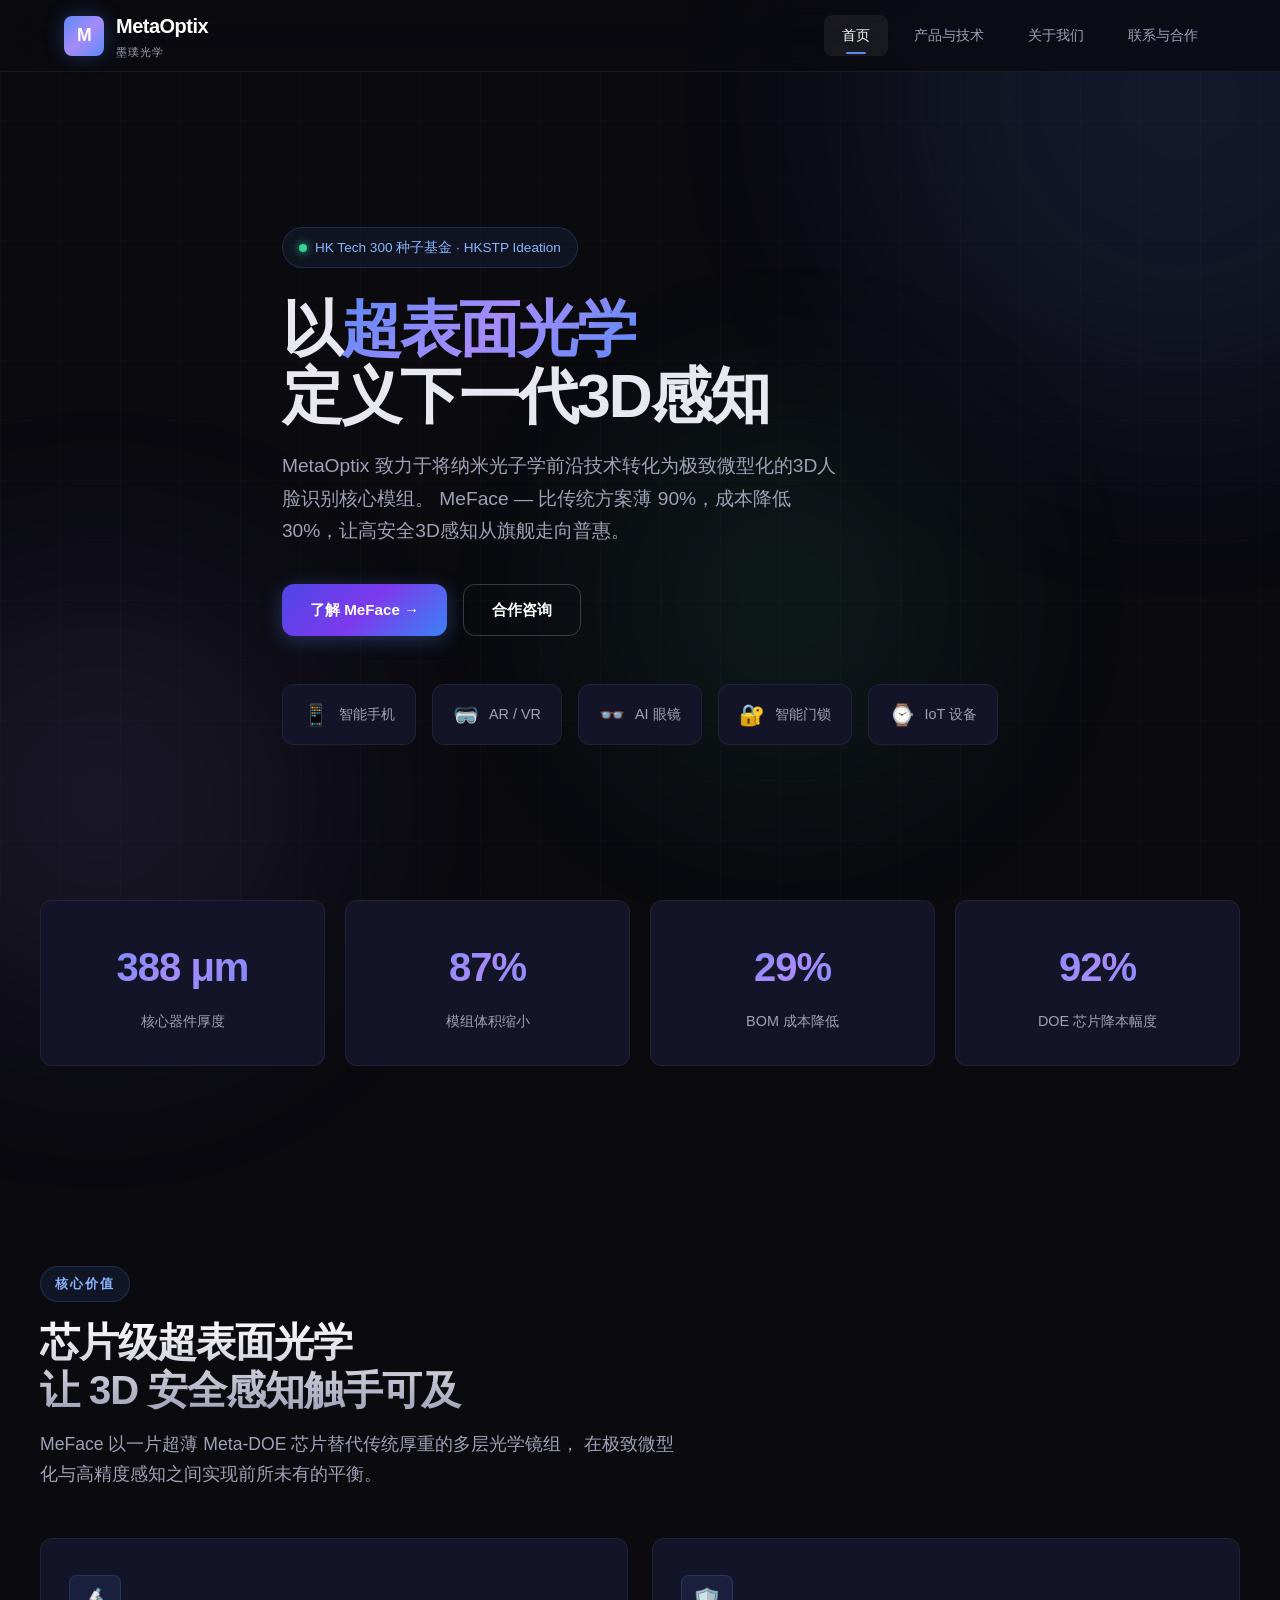
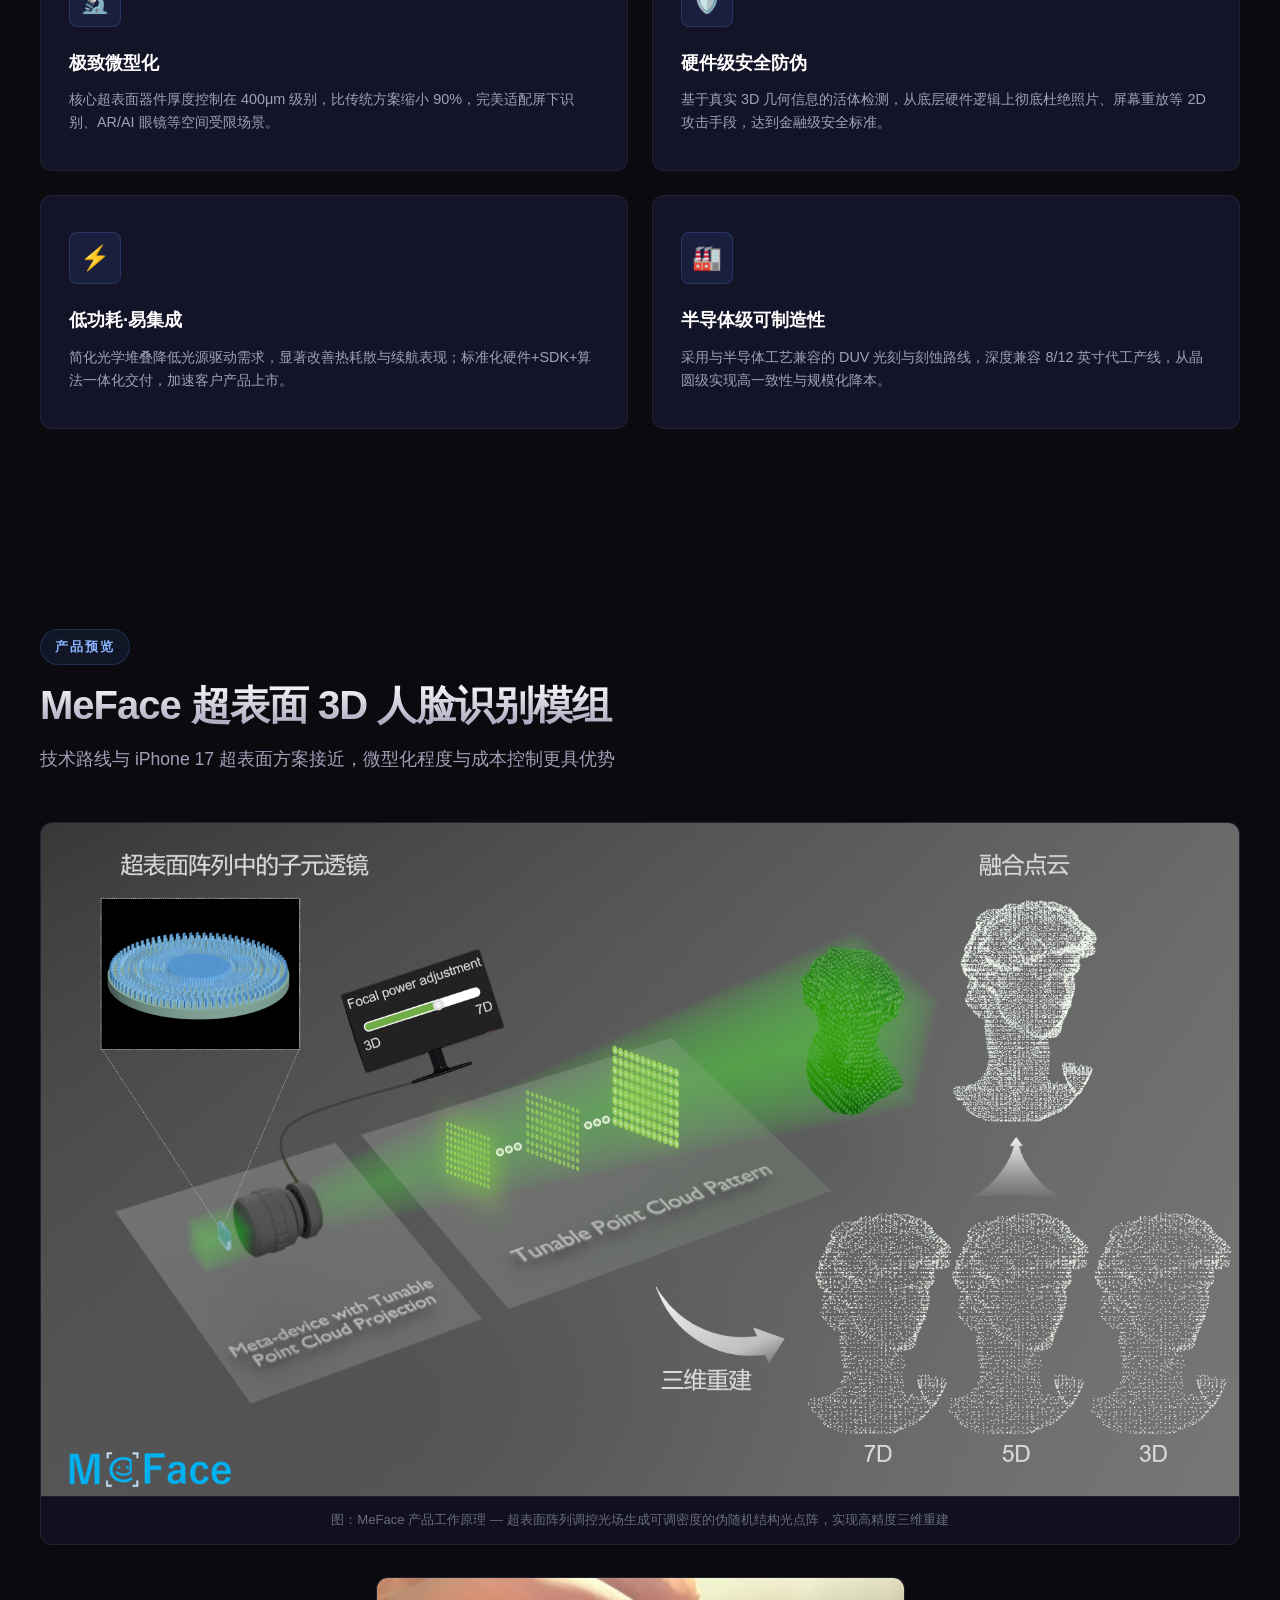
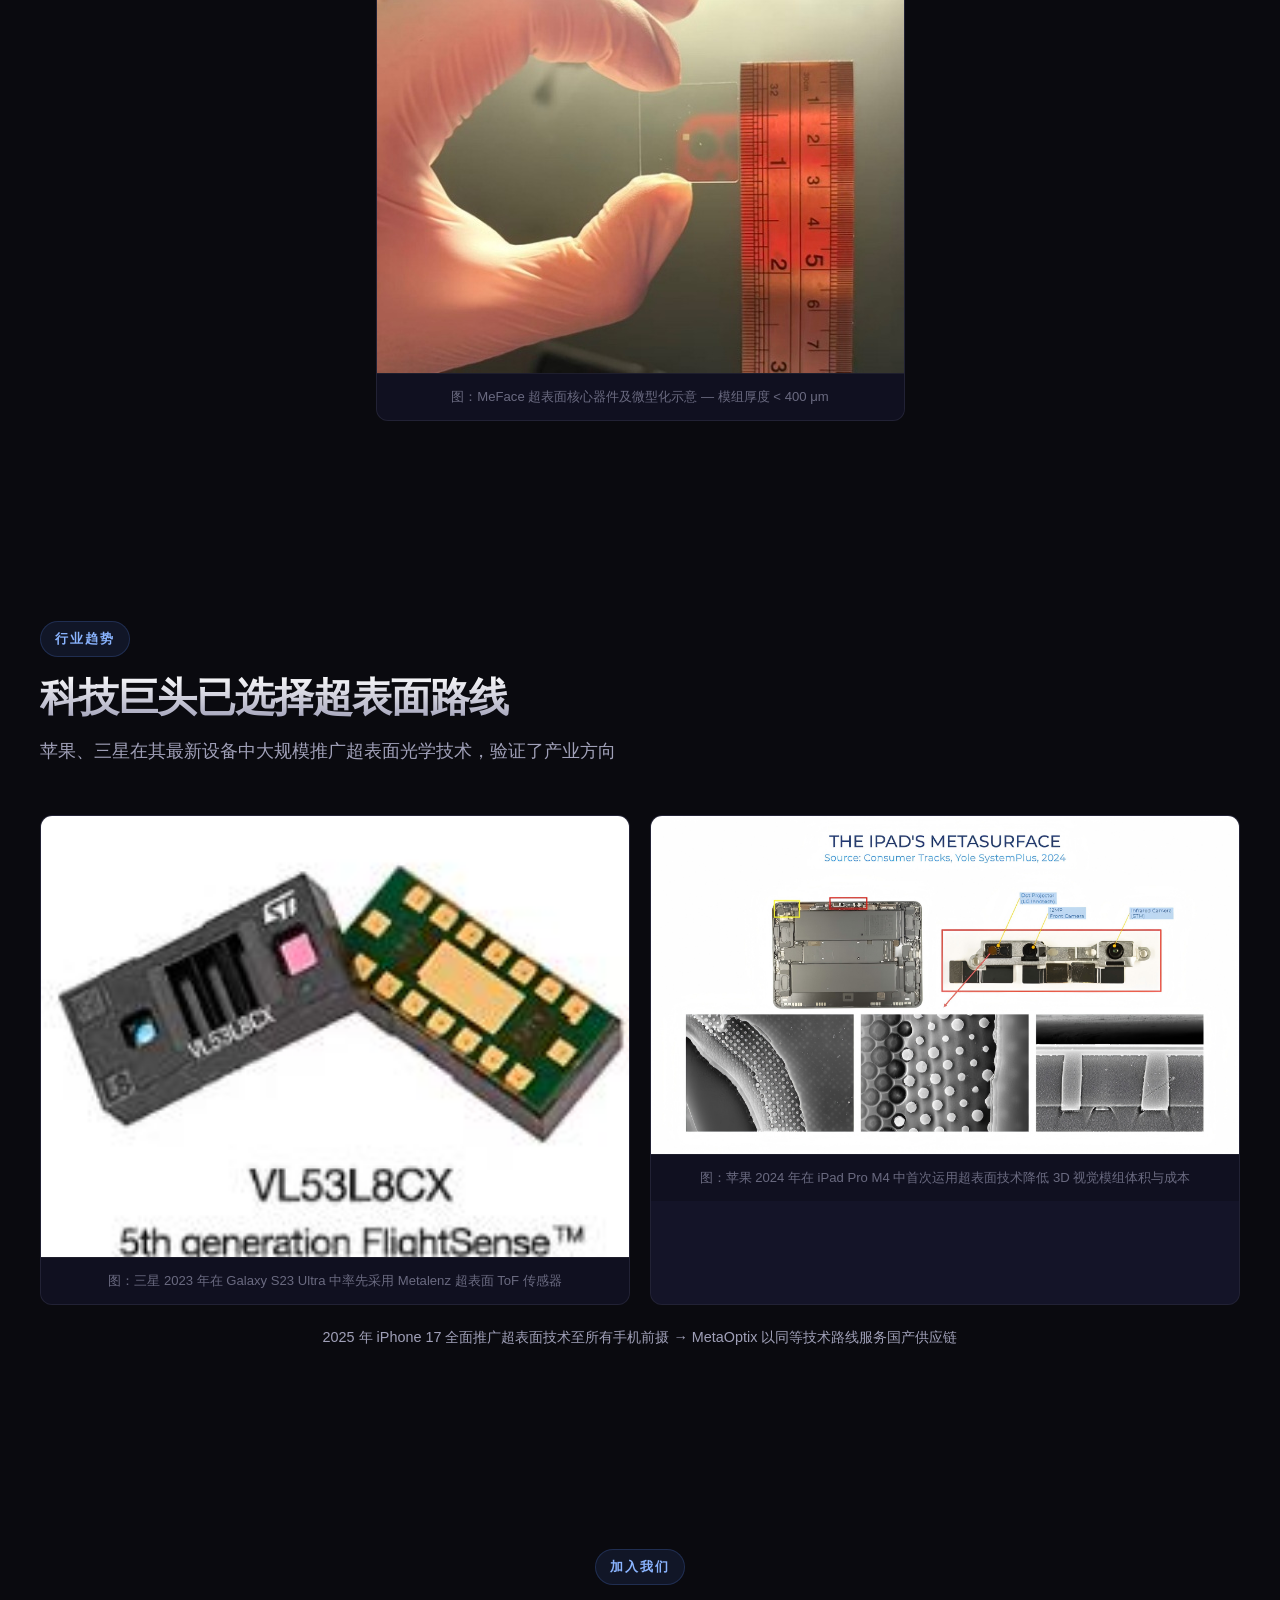
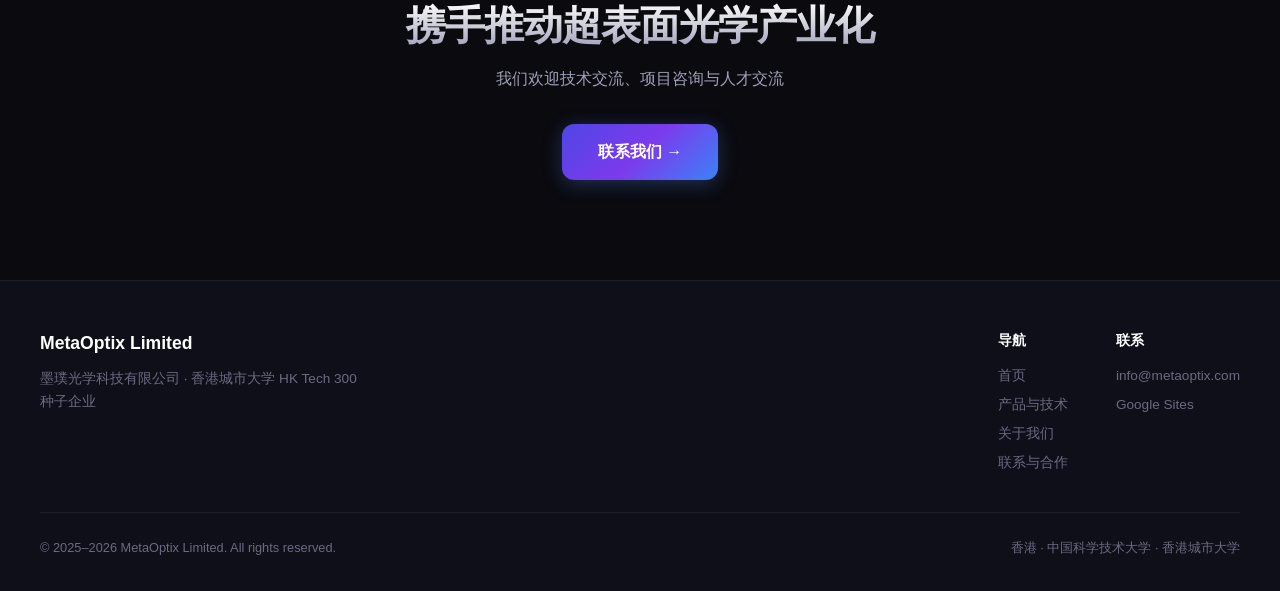
<file: index.html>
<!DOCTYPE html>
<html lang="zh-CN">
<head>
  <meta charset="UTF-8">
  <meta name="viewport" content="width=device-width, initial-scale=1.0">
  <meta name="description" content="MetaOptix 墨璞光学 - 超表面光学芯片级3D人脸识别方案，定义下一代智能感知">
  <title>MetaOptix 墨璞光学 | 超表面3D感知</title>
  <link rel="stylesheet" href="css/style.css">
</head>
<body>

<div class="bg-grid"></div>
<div class="bg-orb bg-orb-1"></div>
<div class="bg-orb bg-orb-2"></div>
<div class="bg-orb bg-orb-3"></div>

<!-- Navigation -->
<nav class="nav">
  <div class="nav-inner">
    <a href="index.html" class="nav-logo">
      <div class="logo-icon">M</div>
      <div>
        <div>MetaOptix</div>
        <div class="logo-sub">墨璞光学</div>
      </div>
    </a>
    <div class="nav-links">
      <a href="index.html" class="active">首页</a>
      <a href="product.html">产品与技术</a>
      <a href="about.html">关于我们</a>
      <a href="contact.html">联系与合作</a>
    </div>
    <button class="nav-toggle" aria-label="菜单">
      <span></span><span></span><span></span>
    </button>
  </div>
</nav>

<!-- Main Content -->
<main class="page-wrap">

  <!-- Hero Section -->
  <section class="section hero">
    <div class="section-inner">
      <div class="hero-badge animate">
        <span class="dot"></span>
        HK Tech 300 种子基金 · HKSTP Ideation
      </div>
      <h1 class="animate">
        以<span class="gradient">超表面光学</span><br>定义下一代3D感知
      </h1>
      <p class="animate">
        MetaOptix 致力于将纳米光子学前沿技术转化为极致微型化的3D人脸识别核心模组。
        MeFace — 比传统方案薄 90%，成本降低 30%，让高安全3D感知从旗舰走向普惠。
      </p>
      <div class="hero-actions animate">
        <a href="product.html" class="btn btn-primary">了解 MeFace →</a>
        <a href="contact.html" class="btn btn-outline">合作咨询</a>
      </div>
      <div class="app-grid animate">
        <div class="app-item"><span class="emoji">📱</span> 智能手机</div>
        <div class="app-item"><span class="emoji">🥽</span> AR / VR</div>
        <div class="app-item"><span class="emoji">👓</span> AI 眼镜</div>
        <div class="app-item"><span class="emoji">🔐</span> 智能门锁</div>
        <div class="app-item"><span class="emoji">⌚</span> IoT 设备</div>
      </div>
    </div>
  </section>

  <!-- Key Stats -->
  <section class="section" style="padding-top:0;">
    <div class="section-inner">
      <div class="stats-grid animate">
        <div class="stat-card">
          <div class="stat-value"><span class="counter" data-target="400" data-suffix=" μm">0 μm</span></div>
          <div class="stat-label">核心器件厚度</div>
        </div>
        <div class="stat-card">
          <div class="stat-value"><span class="counter" data-target="90" data-suffix="%">0%</span></div>
          <div class="stat-label">模组体积缩小</div>
        </div>
        <div class="stat-card">
          <div class="stat-value"><span class="counter" data-target="30" data-suffix="%">0%</span></div>
          <div class="stat-label">BOM 成本降低</div>
        </div>
        <div class="stat-card">
          <div class="stat-value"><span class="counter" data-target="95" data-suffix="%">0%</span></div>
          <div class="stat-label">DOE 芯片降本幅度</div>
        </div>
      </div>
    </div>
  </section>

  <!-- Value Proposition -->
  <section class="section">
    <div class="section-inner">
      <div class="section-label animate">核心价值</div>
      <h2 class="section-title animate">芯片级超表面光学<br>让 3D 安全感知触手可及</h2>
      <p class="section-desc animate">
        MeFace 以一片超薄 Meta-DOE 芯片替代传统厚重的多层光学镜组，
        在极致微型化与高精度感知之间实现前所未有的平衡。
      </p>
      <div class="grid-2 animate">
        <div class="card feature-card">
          <div class="icon">🔬</div>
          <h3>极致微型化</h3>
          <p>核心超表面器件厚度控制在 400μm 级别，比传统方案缩小 90%，完美适配屏下识别、AR/AI 眼镜等空间受限场景。</p>
        </div>
        <div class="card feature-card">
          <div class="icon">🛡️</div>
          <h3>硬件级安全防伪</h3>
          <p>基于真实 3D 几何信息的活体检测，从底层硬件逻辑上彻底杜绝照片、屏幕重放等 2D 攻击手段，达到金融级安全标准。</p>
        </div>
        <div class="card feature-card">
          <div class="icon">⚡</div>
          <h3>低功耗·易集成</h3>
          <p>简化光学堆叠降低光源驱动需求，显著改善热耗散与续航表现；标准化硬件+SDK+算法一体化交付，加速客户产品上市。</p>
        </div>
        <div class="card feature-card">
          <div class="icon">🏭</div>
          <h3>半导体级可制造性</h3>
          <p>采用与半导体工艺兼容的 DUV 光刻与刻蚀路线，深度兼容 8/12 英寸代工产线，从晶圆级实现高一致性与规模化降本。</p>
        </div>
      </div>
    </div>
  </section>

  <!-- Product Preview with Images -->
  <section class="section">
    <div class="section-inner">
      <div class="section-label animate">产品预览</div>
      <h2 class="section-title animate">MeFace 超表面 3D 人脸识别模组</h2>
      <p class="section-desc animate">技术路线与 iPhone 17 超表面方案接近，微型化程度与成本控制更具优势</p>

      <!-- Product working principle -->
      <div class="animate" style="margin-bottom:32px;">
        <div class="img-card">
          <img src="images/image19.png" alt="MeFace 产品工作原理示意" loading="lazy">
          <div class="img-caption">图：MeFace 产品工作原理 — 超表面阵列调控光场生成可调密度的伪随机结构光点阵，实现高精度三维重建</div>
        </div>
      </div>

      <!-- Prototype -->
      <div class="img-grid-2 animate">
        <div class="img-card" style="grid-column:1 / -1;max-width:720px;margin:0 auto;">
          <img src="images/image10.jpeg" alt="MeFace 核心原型" loading="lazy">
          <div class="img-caption">图：MeFace 超表面核心器件及微型化示意 — 模组厚度 &lt; 400 μm</div>
        </div>
      </div>
    </div>
  </section>

  <!-- Tech Giants using Metasurface -->
  <section class="section">
    <div class="section-inner">
      <div class="section-label animate">行业趋势</div>
      <h2 class="section-title animate">科技巨头已选择超表面路线</h2>
      <p class="section-desc animate">苹果、三星在其最新设备中大规模推广超表面光学技术，验证了产业方向</p>
      <div class="img-grid-2 animate">
        <div class="img-card">
          <img src="images/image17.png" alt="三星 Galaxy S23 Ultra 采用 Metalenz 超表面 ToF 传感器" loading="lazy">
          <div class="img-caption">图：三星 2023 年在 Galaxy S23 Ultra 中率先采用 Metalenz 超表面 ToF 传感器</div>
        </div>
        <div class="img-card">
          <img src="images/image18.png" alt="苹果 iPad Pro M4 采用超表面技术" loading="lazy">
          <div class="img-caption">图：苹果 2024 年在 iPad Pro M4 中首次运用超表面技术降低 3D 视觉模组体积与成本</div>
        </div>
      </div>
      <p style="color:var(--text-secondary);text-align:center;margin-top:20px;font-size:0.9rem;">
        2025 年 iPhone 17 全面推广超表面技术至所有手机前摄 → MetaOptix 以同等技术路线服务国产供应链
      </p>
    </div>
  </section>

  <!-- CTA Section -->
  <section class="section" style="text-align:center;">
    <div class="section-inner animate">
      <div class="section-label">加入我们</div>
      <h2 class="section-title" style="max-width:600px;margin:0 auto 16px;">
        携手推动超表面光学产业化
      </h2>
      <p style="color:var(--text-secondary);margin-bottom:32px;">
        我们欢迎技术交流、项目咨询与人才交流
      </p>
      <a href="contact.html" class="btn btn-primary" style="font-size:1rem;padding:14px 36px;">联系我们 →</a>
    </div>
  </section>

</main>

<!-- Footer -->
<footer class="footer">
  <div class="footer-inner">
    <div class="footer-brand">
      <h3>MetaOptix Limited</h3>
      <p>墨璞光学科技有限公司 · 香港城市大学 HK Tech 300 种子企业</p>
    </div>
    <div class="footer-links">
      <div>
        <h4>导航</h4>
        <a href="index.html">首页</a>
        <a href="product.html">产品与技术</a>
        <a href="about.html">关于我们</a>
        <a href="contact.html">联系与合作</a>
      </div>
      <div>
        <h4>联系</h4>
        <a href="mailto:info@metaoptix.com">info@metaoptix.com</a>
        <a href="https://sites.google.com/gapps.cityu.edu.hk/metaoptix/home" target="_blank" rel="noopener">Google Sites</a>
      </div>
    </div>
  </div>
  <div class="footer-bottom">
    <span>&copy; 2025–2026 MetaOptix Limited. All rights reserved.</span>
    <span>香港 · 中国科学技术大学 · 香港城市大学</span>
  </div>
</footer>

<script src="js/main.js"></script>
</body>
</html>
</file>
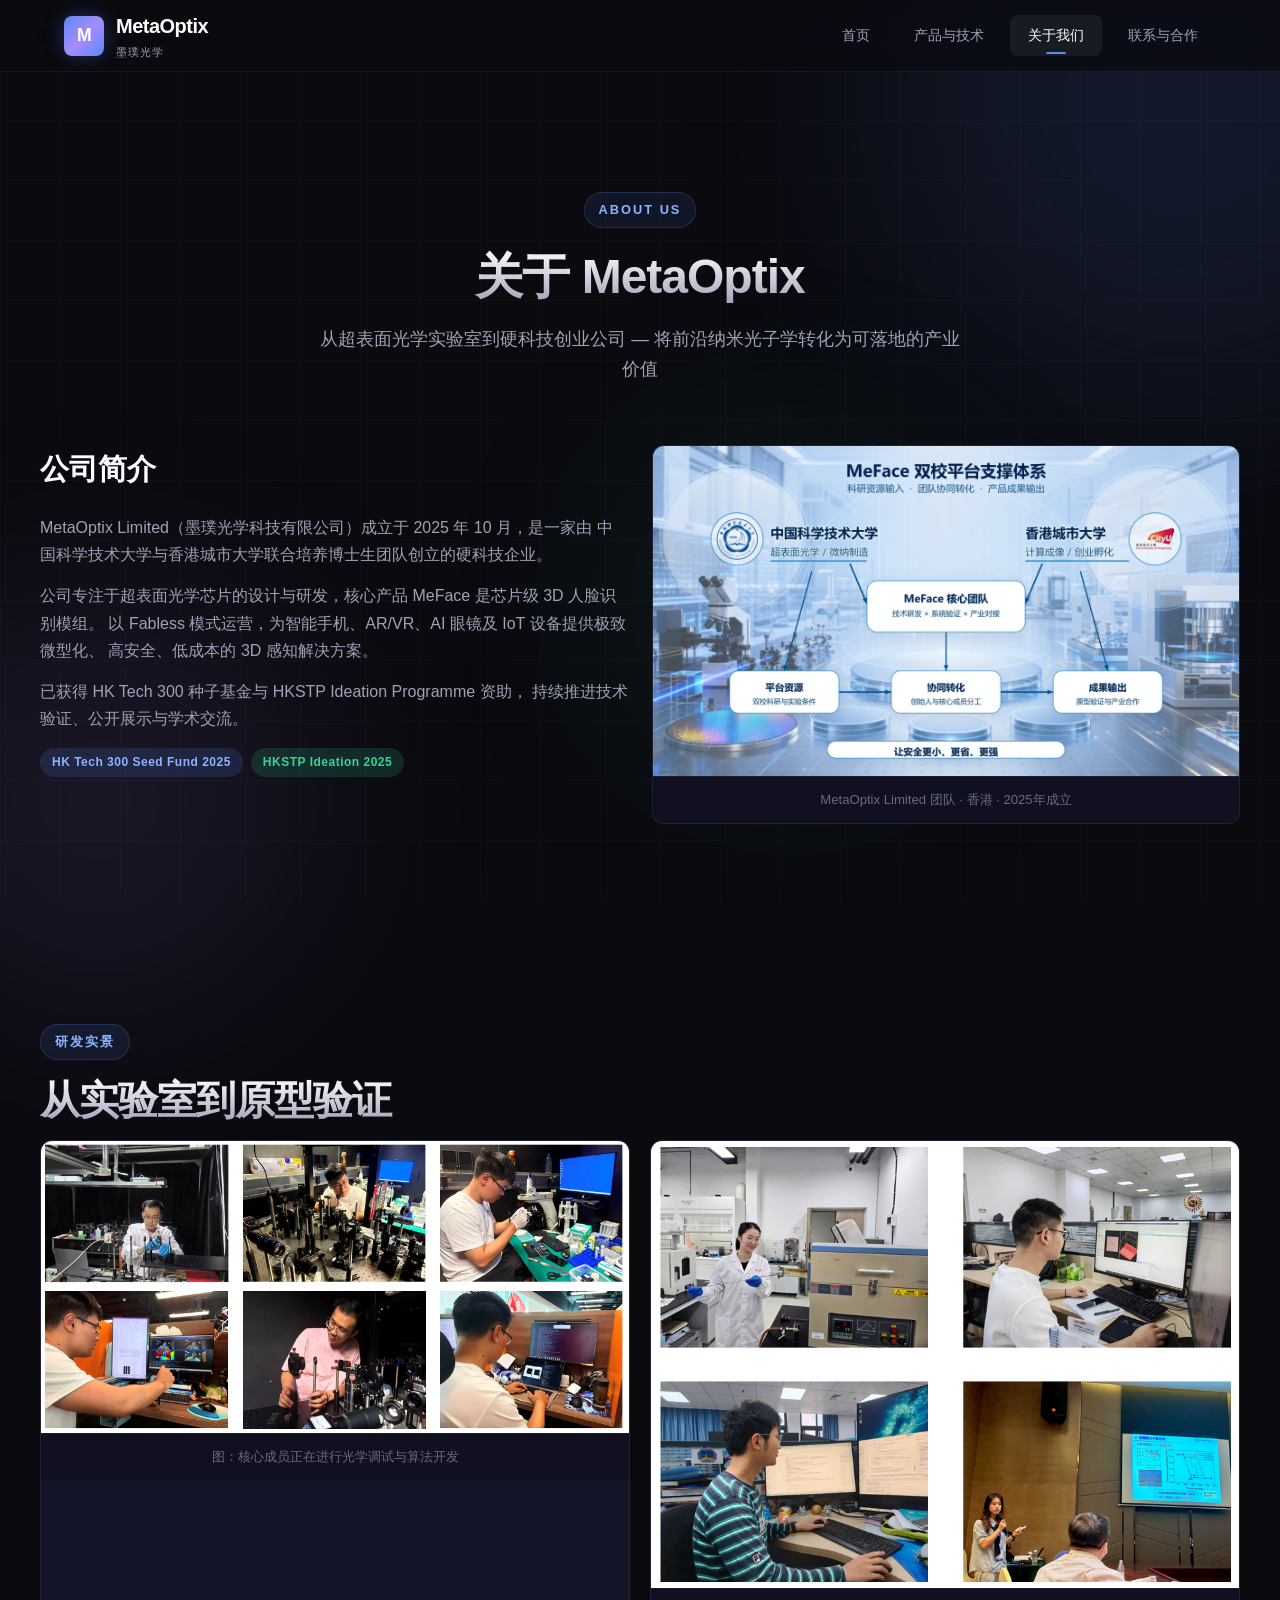
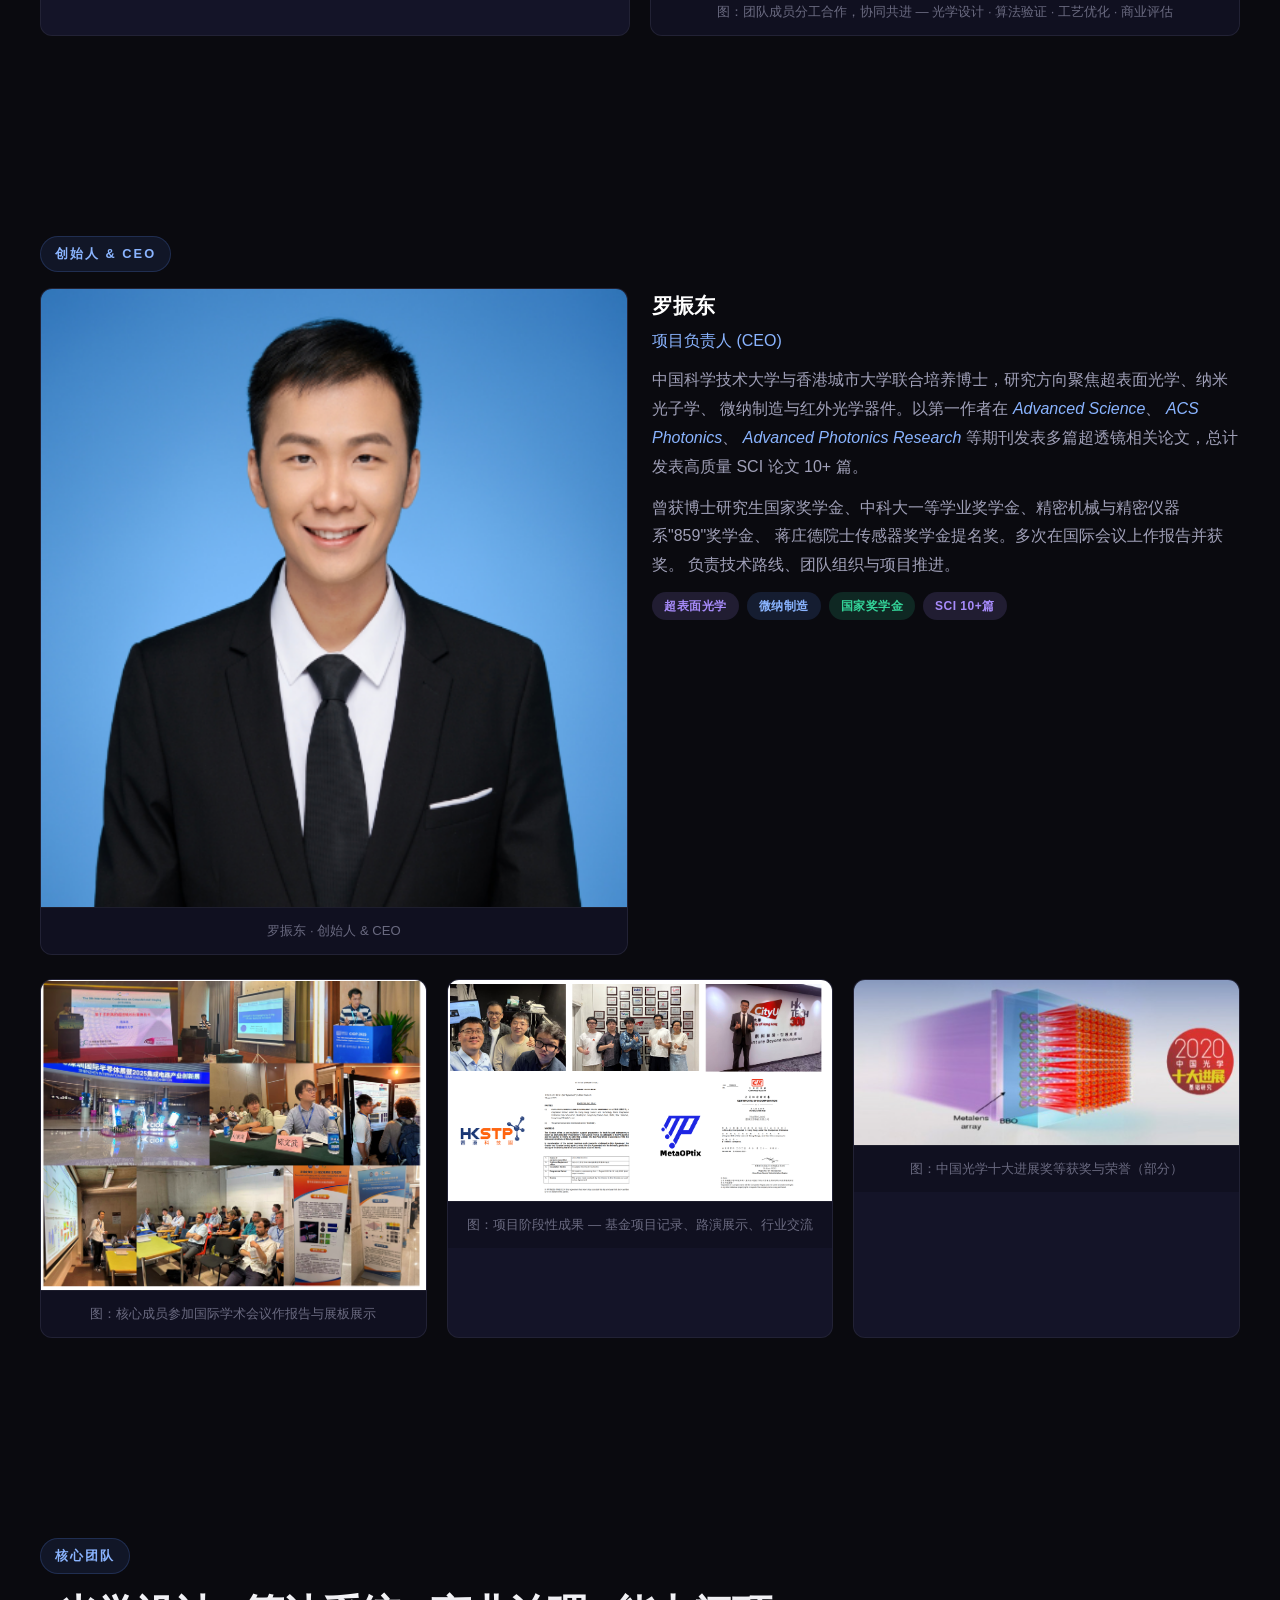
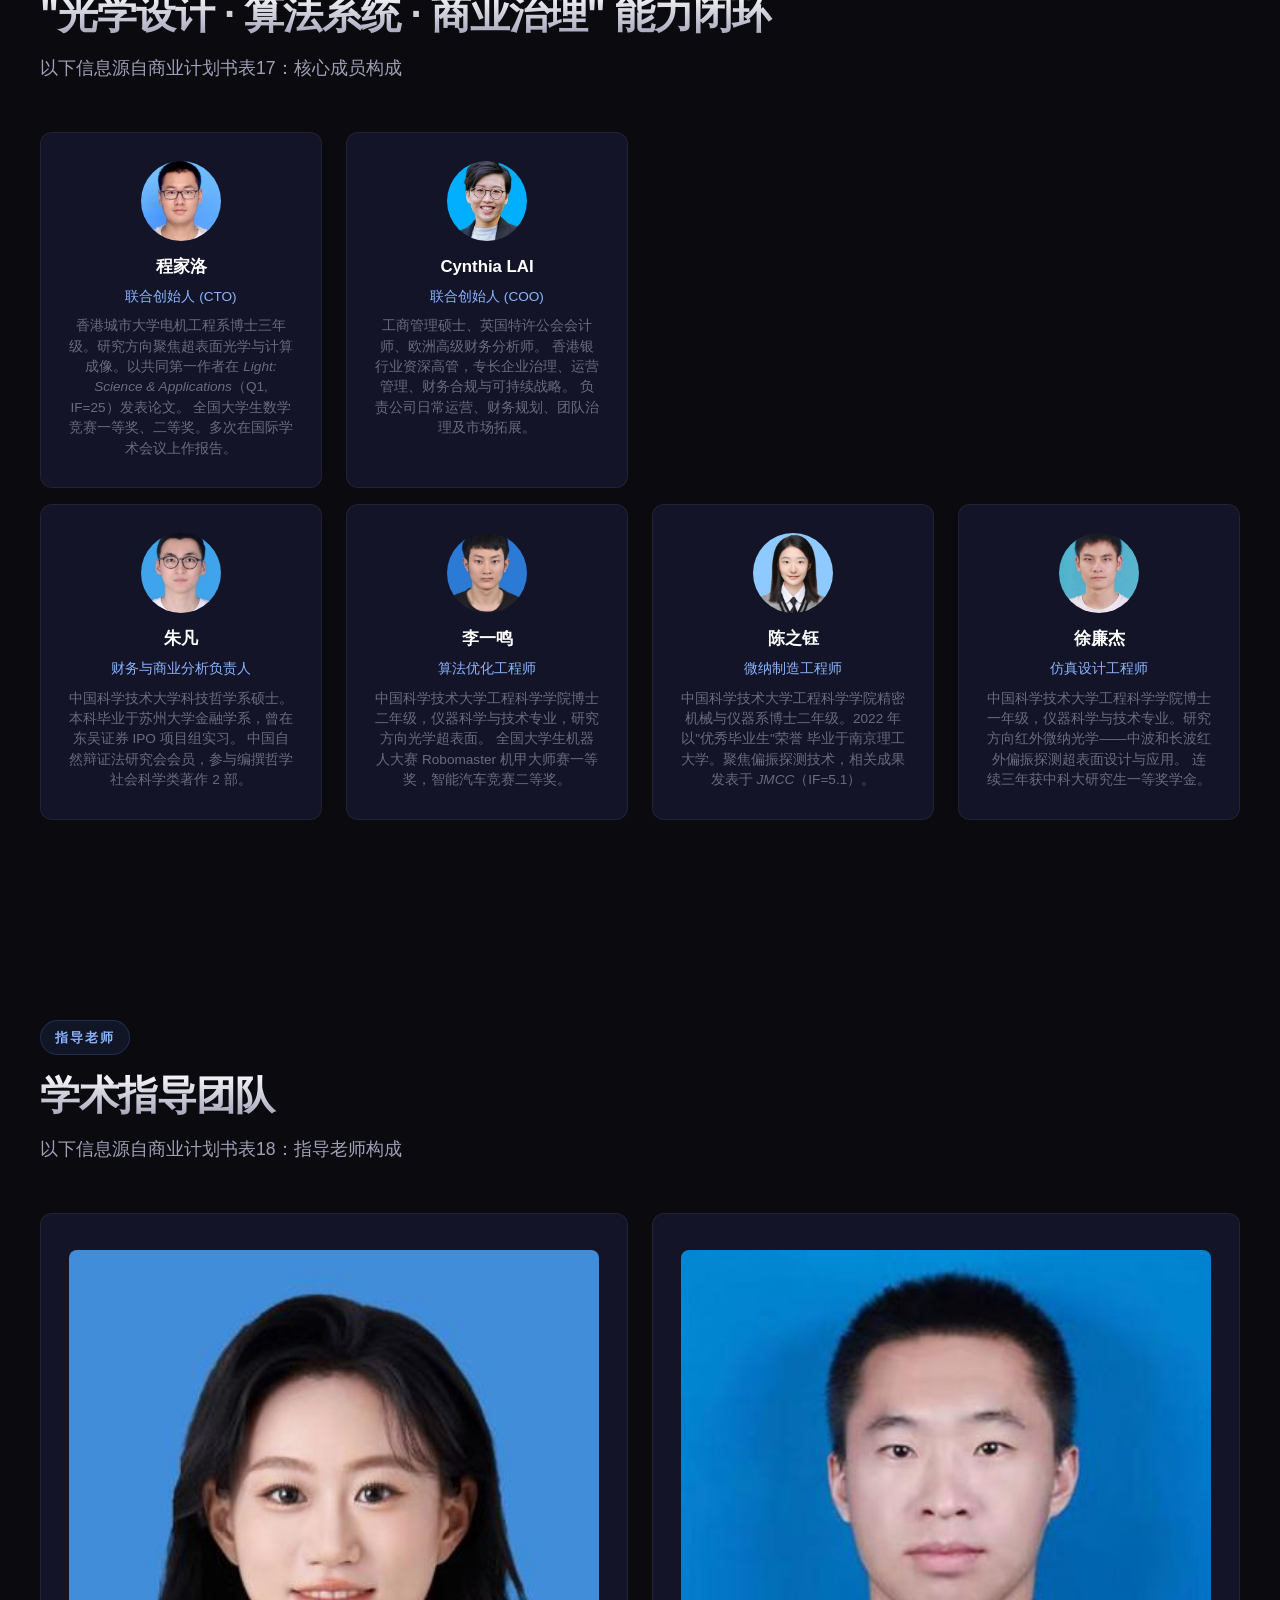
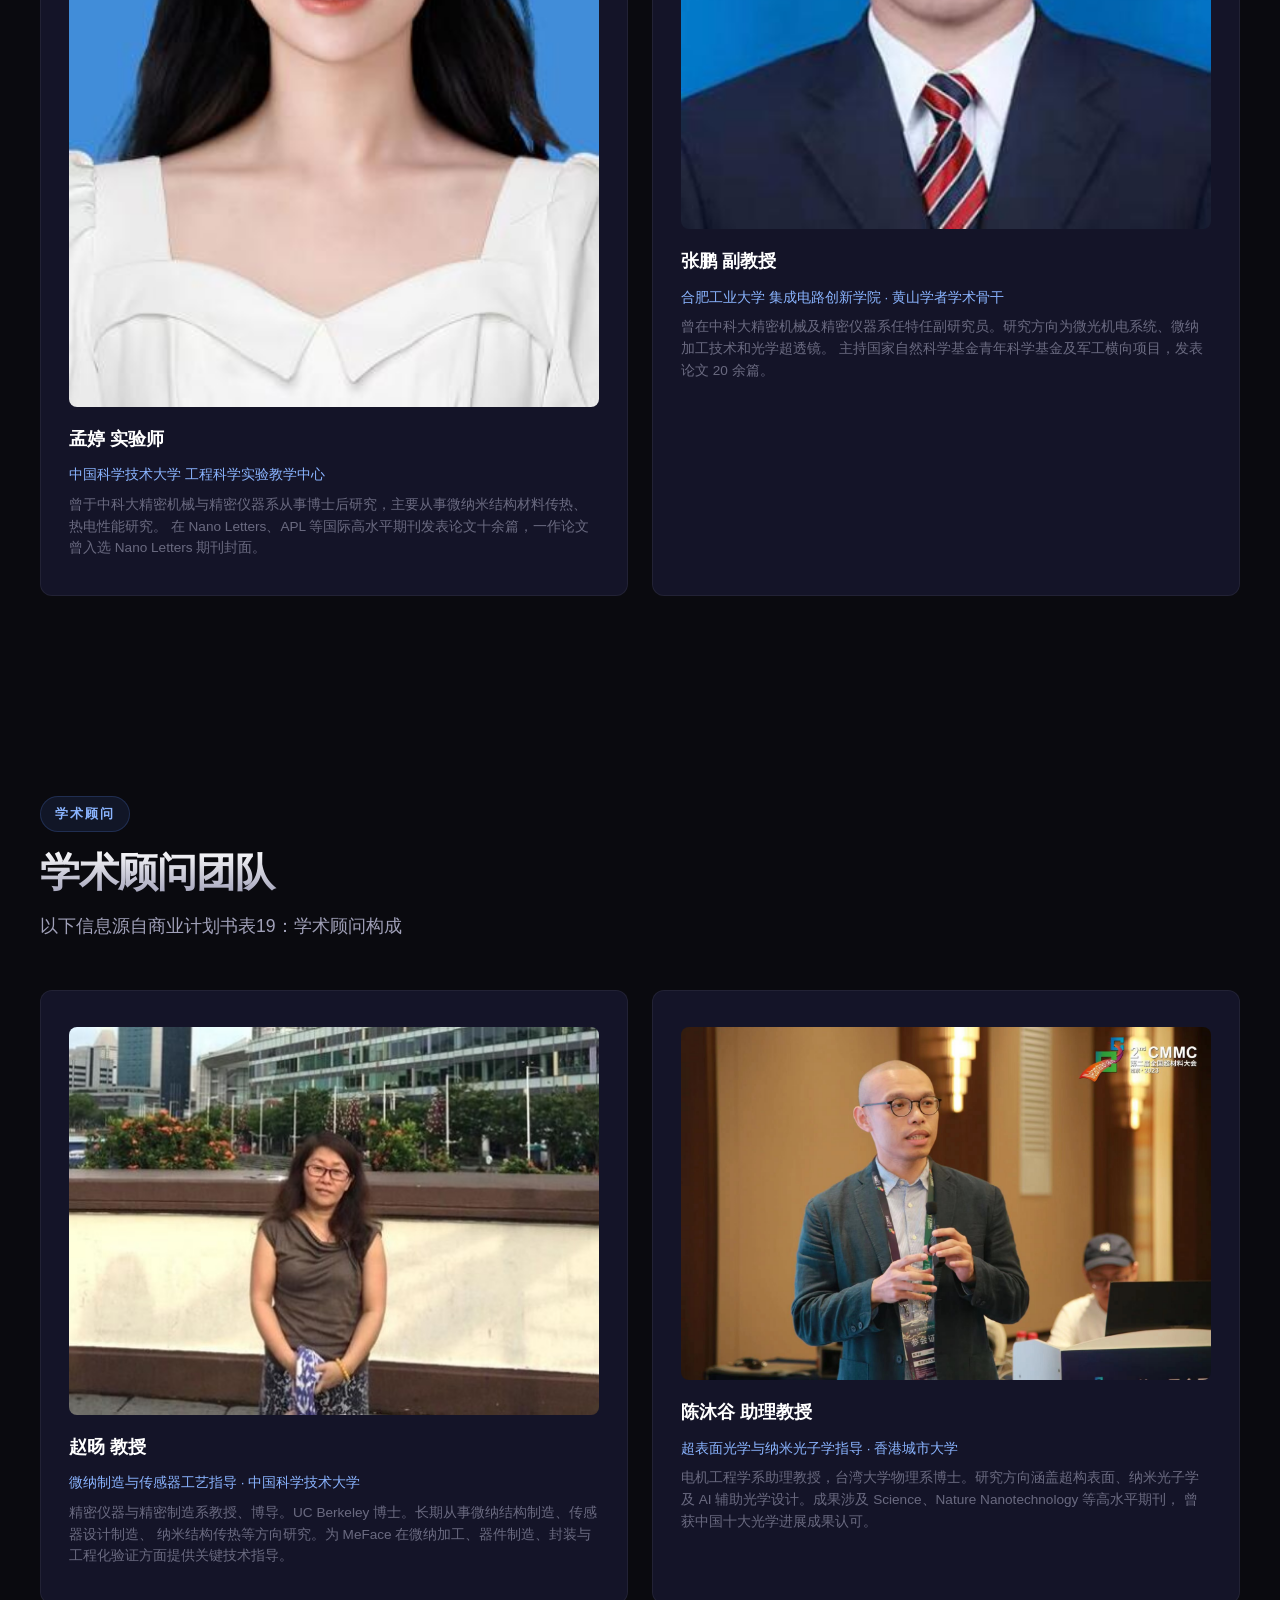
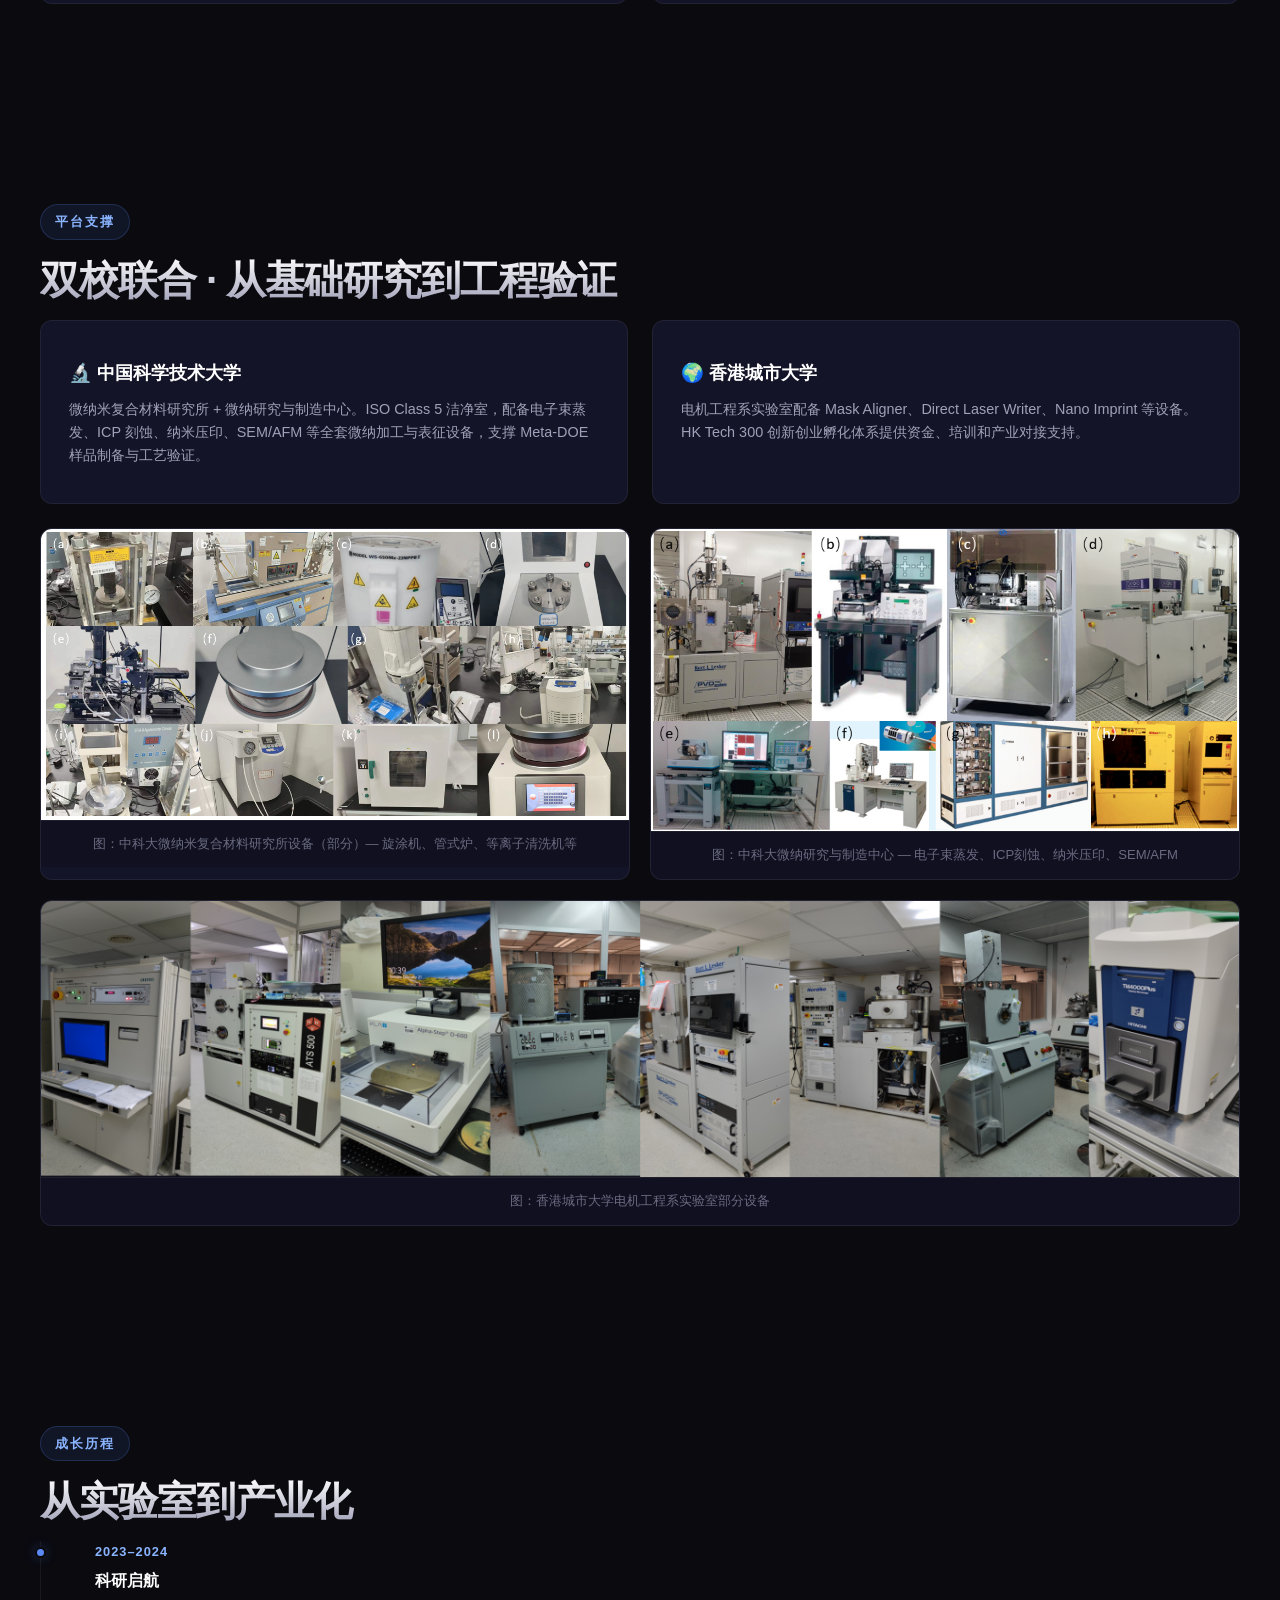
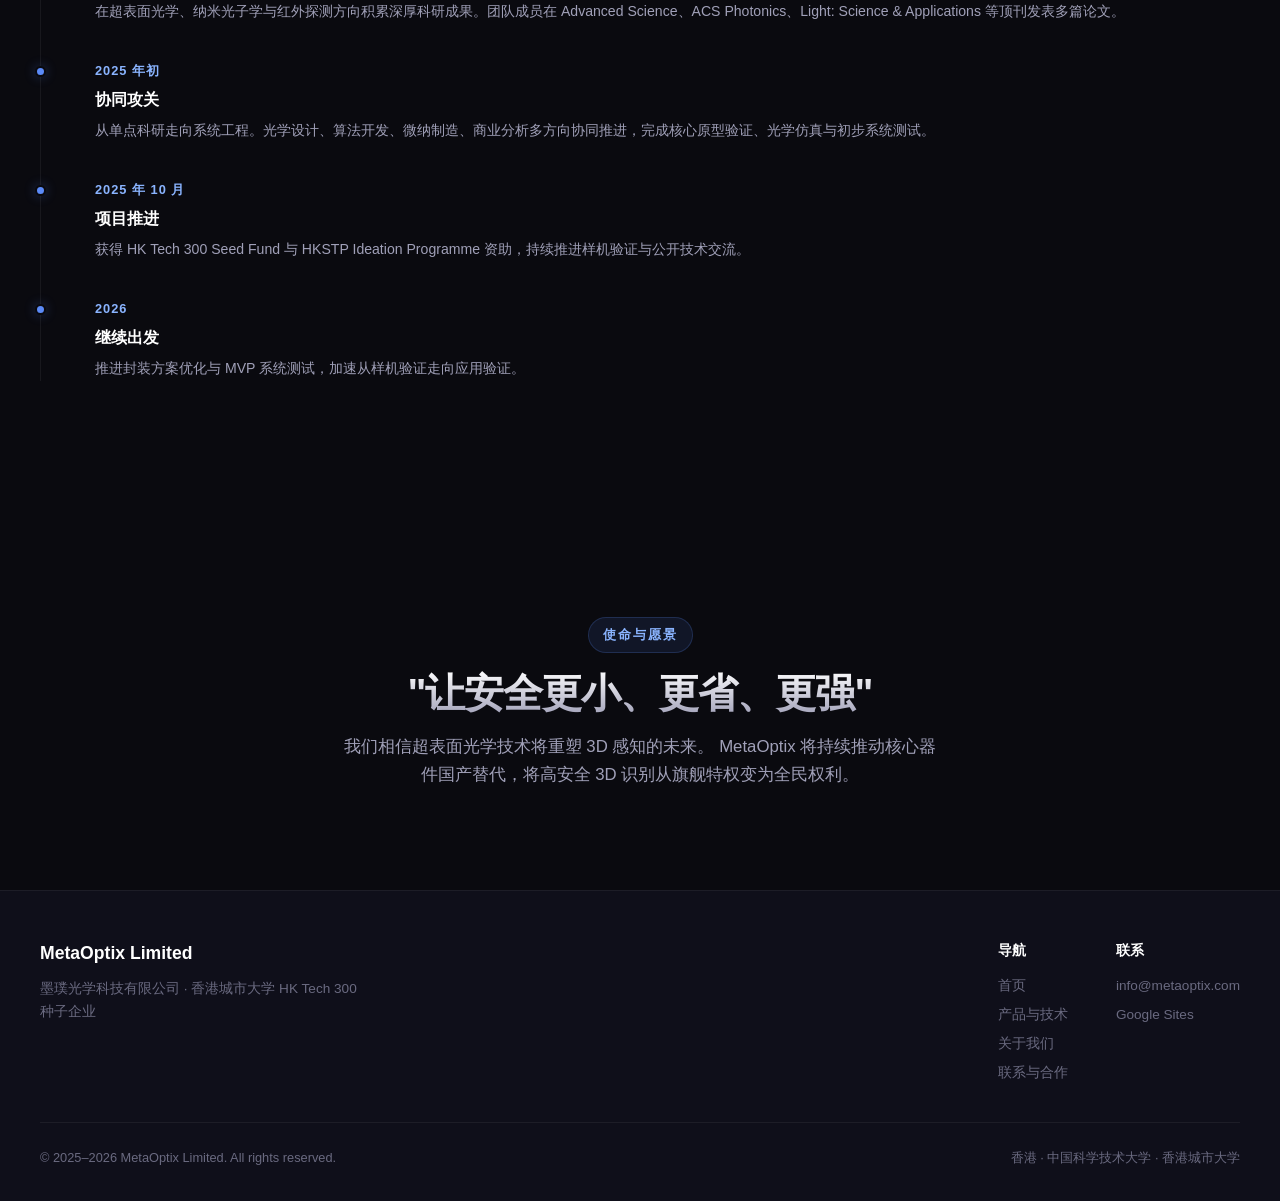
<file: about.html>
<!DOCTYPE html>
<html lang="zh-CN">
<head>
  <meta charset="UTF-8">
  <meta name="viewport" content="width=device-width, initial-scale=1.0">
  <meta name="description" content="关于 MetaOptix 墨璞光学 - 团队、使命与成长历程">
  <title>关于我们 | MetaOptix 墨璞光学</title>
  <link rel="stylesheet" href="css/style.css">
</head>
<body>

<div class="bg-grid"></div>
<div class="bg-orb bg-orb-1"></div>
<div class="bg-orb bg-orb-2"></div>
<div class="bg-orb bg-orb-3"></div>

<nav class="nav">
  <div class="nav-inner">
    <a href="index.html" class="nav-logo">
      <div class="logo-icon">M</div>
      <div><div>MetaOptix</div><div class="logo-sub">墨璞光学</div></div>
    </a>
    <div class="nav-links">
      <a href="index.html">首页</a>
      <a href="product.html">产品与技术</a>
      <a href="about.html" class="active">关于我们</a>
      <a href="contact.html">联系与合作</a>
    </div>
    <button class="nav-toggle" aria-label="菜单"><span></span><span></span><span></span></button>
  </div>
</nav>

<main class="page-wrap">

  <section class="page-header">
    <div class="section-label animate">About Us</div>
    <h1 class="section-title animate">关于 MetaOptix</h1>
    <p class="section-desc animate">
      从超表面光学实验室到硬科技创业公司 — 将前沿纳米光子学转化为可落地的产业价值
    </p>
  </section>

  <!-- Company Intro -->
  <section class="section" style="padding-top:0;">
    <div class="section-inner">
      <div class="grid-2 animate">
        <div>
          <h2 style="font-size:1.8rem;font-weight:700;margin-bottom:20px;color:#fff;">公司简介</h2>
          <p style="color:var(--text-secondary);margin-bottom:14px;line-height:1.7;">
            MetaOptix Limited（墨璞光学科技有限公司）成立于 2025 年 10 月，是一家由
            中国科学技术大学与香港城市大学联合培养博士生团队创立的硬科技企业。
          </p>
          <p style="color:var(--text-secondary);margin-bottom:14px;line-height:1.7;">
            公司专注于超表面光学芯片的设计与研发，核心产品 MeFace 是芯片级 3D 人脸识别模组。
            以 Fabless 模式运营，为智能手机、AR/VR、AI 眼镜及 IoT 设备提供极致微型化、
            高安全、低成本的 3D 感知解决方案。
          </p>
          <p style="color:var(--text-secondary);line-height:1.7;">
            已获得 HK Tech 300 种子基金与 HKSTP Ideation Programme 资助，
            持续推进技术验证、公开展示与学术交流。
          </p>
          <div style="display:flex;gap:8px;margin-top:16px;">
            <span class="tag tag-blue">HK Tech 300 Seed Fund 2025</span>
            <span class="tag tag-green">HKSTP Ideation 2025</span>
          </div>
        </div>
        <div class="img-card">
          <img src="images/image96.png" alt="MetaOptix 团队合影" loading="lazy">
          <div class="img-caption">MetaOptix Limited 团队 · 香港 · 2025年成立</div>
        </div>
      </div>
    </div>
  </section>

  <!-- R&D Photos -->
  <section class="section">
    <div class="section-inner">
      <div class="section-label animate">研发实景</div>
      <h2 class="section-title animate">从实验室到原型验证</h2>
      <div class="img-grid-2 animate">
        <div class="img-card">
          <img src="images/image97.png" alt="核心成员正在进行光学调试与算法开发" loading="lazy">
          <div class="img-caption">图：核心成员正在进行光学调试与算法开发</div>
        </div>
        <div class="img-card">
          <img src="images/image98.png" alt="团队成员分工合作协同共进" loading="lazy">
          <div class="img-caption">图：团队成员分工合作，协同共进 — 光学设计 · 算法验证 · 工艺优化 · 商业评估</div>
        </div>
      </div>
    </div>
  </section>

  <!-- Founder & CEO -->
  <section class="section">
    <div class="section-inner">
      <div class="section-label animate">创始人 & CEO</div>
      <div class="grid-2 animate" style="align-items:start;">
        <div class="img-card">
          <img src="images/image82.png" alt="罗振东 CEO" loading="lazy">
          <div class="img-caption">罗振东 · 创始人 & CEO</div>
        </div>
        <div>
          <h3 style="font-size:1.3rem;color:#fff;margin-bottom:4px;">罗振东</h3>
          <p style="color:var(--accent-light);font-weight:500;margin-bottom:12px;">项目负责人 (CEO)</p>
          <p style="color:var(--text-secondary);line-height:1.8;margin-bottom:12px;">
            中国科学技术大学与香港城市大学联合培养博士，研究方向聚焦超表面光学、纳米光子学、
            微纳制造与红外光学器件。以第一作者在 <em style="color:var(--accent-light);">Advanced Science</em>、
            <em style="color:var(--accent-light);">ACS Photonics</em>、
            <em style="color:var(--accent-light);">Advanced Photonics Research</em>
            等期刊发表多篇超透镜相关论文，总计发表高质量 SCI 论文 10+ 篇。
          </p>
          <p style="color:var(--text-secondary);line-height:1.8;">
            曾获博士研究生国家奖学金、中科大一等学业奖学金、精密机械与精密仪器系"859"奖学金、
            蒋庄德院士传感器奖学金提名奖。多次在国际会议上作报告并获奖。
            负责技术路线、团队组织与项目推进。
          </p>
          <div style="display:flex;gap:8px;margin-top:12px;flex-wrap:wrap;">
            <span class="tag tag-purple">超表面光学</span>
            <span class="tag tag-blue">微纳制造</span>
            <span class="tag tag-green">国家奖学金</span>
            <span class="tag tag-purple">SCI 10+篇</span>
          </div>
        </div>
      </div>
      <!-- Founder awards/conference -->
      <div class="img-grid-3 animate" style="margin-top:24px;">
        <div class="img-card">
          <img src="images/image100.png" alt="国际学术会议报告" loading="lazy">
          <div class="img-caption">图：核心成员参加国际学术会议作报告与展板展示</div>
        </div>
        <div class="img-card">
          <img src="images/image99.png" alt="团队阶段性成果" loading="lazy">
          <div class="img-caption">图：项目阶段性成果 — 基金项目记录、路演展示、行业交流</div>
        </div>
        <div class="img-card">
          <img src="images/image136.png" alt="获奖与荣誉" loading="lazy">
          <div class="img-caption">图：中国光学十大进展奖等获奖与荣誉（部分）</div>
        </div>
      </div>
    </div>
  </section>

  <!-- Core Team - ACCURATE from Table 17 -->
  <section class="section">
    <div class="section-inner">
      <div class="section-label animate">核心团队</div>
      <h2 class="section-title animate">"光学设计 · 算法系统 · 商业治理" 能力闭环</h2>
      <p class="section-desc animate">以下信息源自商业计划书表17：核心成员构成</p>

      <!-- Co-founders row -->
      <div class="team-grid animate">
        <!-- CTO -->
        <div class="card team-card">
          <div style="margin-bottom:12px;border-radius:50%;overflow:hidden;width:80px;height:80px;margin-left:auto;margin-right:auto;">
            <img src="images/image83.jpeg" alt="程家洛" loading="lazy" style="width:80px;height:80px;object-fit:cover;">
          </div>
          <h4>程家洛</h4>
          <div class="role">联合创始人 (CTO)</div>
          <div class="bio">
            香港城市大学电机工程系博士三年级。研究方向聚焦超表面光学与计算成像。以共同第一作者在
            <em>Light: Science & Applications</em>（Q1, IF=25）发表论文。
            全国大学生数学竞赛一等奖、二等奖。多次在国际学术会议上作报告。
          </div>
        </div>
        <!-- COO -->
        <div class="card team-card">
          <div style="margin-bottom:12px;border-radius:50%;overflow:hidden;width:80px;height:80px;margin-left:auto;margin-right:auto;">
            <img src="images/image84.jpeg" alt="Cynthia LAI" loading="lazy" style="width:80px;height:80px;object-fit:cover;">
          </div>
          <h4>Cynthia LAI</h4>
          <div class="role">联合创始人 (COO)</div>
          <div class="bio">
            工商管理硕士、英国特许公会会计师、欧洲高级财务分析师。
            香港银行业资深高管，专长企业治理、运营管理、财务合规与可持续战略。
            负责公司日常运营、财务规划、团队治理及市场拓展。
          </div>
        </div>
      </div>

      <!-- Engineers row -->
      <div class="team-grid animate" style="margin-top:16px;">
        <div class="card team-card">
          <div style="margin-bottom:12px;border-radius:50%;overflow:hidden;width:80px;height:80px;margin-left:auto;margin-right:auto;">
            <img src="images/image85.jpeg" alt="朱凡" loading="lazy" style="width:80px;height:80px;object-fit:cover;">
          </div>
          <h4>朱凡</h4>
          <div class="role">财务与商业分析负责人</div>
          <div class="bio">
            中国科学技术大学科技哲学系硕士。本科毕业于苏州大学金融学系，曾在东吴证券 IPO 项目组实习。
            中国自然辩证法研究会会员，参与编撰哲学社会科学类著作 2 部。
          </div>
        </div>
        <div class="card team-card">
          <div style="margin-bottom:12px;border-radius:50%;overflow:hidden;width:80px;height:80px;margin-left:auto;margin-right:auto;">
            <img src="images/image86.jpeg" alt="李一鸣" loading="lazy" style="width:80px;height:80px;object-fit:cover;">
          </div>
          <h4>李一鸣</h4>
          <div class="role">算法优化工程师</div>
          <div class="bio">
            中国科学技术大学工程科学学院博士二年级，仪器科学与技术专业，研究方向光学超表面。
            全国大学生机器人大赛 Robomaster 机甲大师赛一等奖，智能汽车竞赛二等奖。
          </div>
        </div>
        <div class="card team-card">
          <div style="margin-bottom:12px;border-radius:50%;overflow:hidden;width:80px;height:80px;margin-left:auto;margin-right:auto;">
            <img src="images/image87.jpeg" alt="陈之钰" loading="lazy" style="width:80px;height:80px;object-fit:cover;">
          </div>
          <h4>陈之钰</h4>
          <div class="role">微纳制造工程师</div>
          <div class="bio">
            中国科学技术大学工程科学学院精密机械与仪器系博士二年级。2022 年以"优秀毕业生"荣誉
            毕业于南京理工大学。聚焦偏振探测技术，相关成果发表于 <em>JMCC</em>（IF=5.1）。
          </div>
        </div>
        <div class="card team-card">
          <div style="margin-bottom:12px;border-radius:50%;overflow:hidden;width:80px;height:80px;margin-left:auto;margin-right:auto;">
            <img src="images/image88.jpeg" alt="徐廉杰" loading="lazy" style="width:80px;height:80px;object-fit:cover;">
          </div>
          <h4>徐廉杰</h4>
          <div class="role">仿真设计工程师</div>
          <div class="bio">
            中国科学技术大学工程科学学院博士一年级，仪器科学与技术专业。研究方向红外微纳光学——中波和长波红外偏振探测超表面设计与应用。
            连续三年获中科大研究生一等奖学金。
          </div>
        </div>
      </div>
    </div>
  </section>

  <!-- Supervisors - Accurate from Table 18 -->
  <section class="section">
    <div class="section-inner">
      <div class="section-label animate">指导老师</div>
      <h2 class="section-title animate">学术指导团队</h2>
      <p class="section-desc animate">以下信息源自商业计划书表18：指导老师构成</p>
      <div class="grid-2 animate">
        <div class="card feature-card">
          <div style="margin-bottom:16px;border-radius:var(--radius-sm);overflow:hidden;">
            <img src="images/image89.jpeg" alt="孟婷" loading="lazy" style="width:100%;">
          </div>
          <h3>孟婷 实验师</h3>
          <p style="color:var(--accent-light);font-size:0.85rem;margin-bottom:8px;">中国科学技术大学 工程科学实验教学中心</p>
          <p style="color:var(--text-muted);font-size:0.85rem;">
            曾于中科大精密机械与精密仪器系从事博士后研究，主要从事微纳米结构材料传热、热电性能研究。
            在 Nano Letters、APL 等国际高水平期刊发表论文十余篇，一作论文曾入选 Nano Letters 期刊封面。
          </p>
        </div>
        <div class="card feature-card">
          <div style="margin-bottom:16px;border-radius:var(--radius-sm);overflow:hidden;">
            <img src="images/image90.jpeg" alt="张鹏" loading="lazy" style="width:100%;">
          </div>
          <h3>张鹏 副教授</h3>
          <p style="color:var(--accent-light);font-size:0.85rem;margin-bottom:8px;">合肥工业大学 集成电路创新学院 · 黄山学者学术骨干</p>
          <p style="color:var(--text-muted);font-size:0.85rem;">
            曾在中科大精密机械及精密仪器系任特任副研究员。研究方向为微光机电系统、微纳加工技术和光学超透镜。
            主持国家自然科学基金青年科学基金及军工横向项目，发表论文 20 余篇。
          </p>
        </div>
      </div>
    </div>
  </section>

  <!-- Academic Advisors - Accurate from Table 19 -->
  <section class="section">
    <div class="section-inner">
      <div class="section-label animate">学术顾问</div>
      <h2 class="section-title animate">学术顾问团队</h2>
      <p class="section-desc animate">以下信息源自商业计划书表19：学术顾问构成</p>
      <div class="grid-2 animate">
        <div class="card feature-card">
          <div style="margin-bottom:16px;border-radius:var(--radius-sm);overflow:hidden;">
            <img src="images/image91.jpeg" alt="赵旸教授" loading="lazy" style="width:100%;">
          </div>
          <h3>赵旸 教授</h3>
          <p style="color:var(--accent-light);font-size:0.85rem;margin-bottom:8px;">微纳制造与传感器工艺指导 · 中国科学技术大学</p>
          <p style="color:var(--text-muted);font-size:0.85rem;">
            精密仪器与精密制造系教授、博导。UC Berkeley 博士。长期从事微纳结构制造、传感器设计制造、
            纳米结构传热等方向研究。为 MeFace 在微纳加工、器件制造、封装与工程化验证方面提供关键技术指导。
          </p>
        </div>
        <div class="card feature-card">
          <div style="margin-bottom:16px;border-radius:var(--radius-sm);overflow:hidden;">
            <img src="images/image92.png" alt="陈沐谷" loading="lazy" style="width:100%;">
          </div>
          <h3>陈沐谷 助理教授</h3>
          <p style="color:var(--accent-light);font-size:0.85rem;margin-bottom:8px;">超表面光学与纳米光子学指导 · 香港城市大学</p>
          <p style="color:var(--text-muted);font-size:0.85rem;">
            电机工程学系助理教授，台湾大学物理系博士。研究方向涵盖超构表面、纳米光子学及
            AI 辅助光学设计。成果涉及 Science、Nature Nanotechnology 等高水平期刊，
            曾获中国十大光学进展成果认可。
          </p>
        </div>
      </div>
    </div>
  </section>

  <!-- Platform & Facilities -->
  <section class="section">
    <div class="section-inner">
      <div class="section-label animate">平台支撑</div>
      <h2 class="section-title animate">双校联合 · 从基础研究到工程验证</h2>
      <div class="grid-2 animate" style="margin-bottom:24px;">
        <div class="card feature-card">
          <h3>🔬 中国科学技术大学</h3>
          <p>微纳米复合材料研究所 + 微纳研究与制造中心。ISO Class 5 洁净室，配备电子束蒸发、ICP 刻蚀、纳米压印、SEM/AFM 等全套微纳加工与表征设备，支撑 Meta-DOE 样品制备与工艺验证。</p>
        </div>
        <div class="card feature-card">
          <h3>🌍 香港城市大学</h3>
          <p>电机工程系实验室配备 Mask Aligner、Direct Laser Writer、Nano Imprint 等设备。HK Tech 300 创新创业孵化体系提供资金、培训和产业对接支持。</p>
        </div>
      </div>
      <!-- Lab photos -->
      <div class="img-grid-2 animate">
        <div class="img-card">
          <img src="images/image93.png" alt="中科大微纳米复合材料研究所设备" loading="lazy">
          <div class="img-caption">图：中科大微纳米复合材料研究所设备（部分）— 旋涂机、管式炉、等离子清洗机等</div>
        </div>
        <div class="img-card">
          <img src="images/image94.png" alt="中科大微纳研究与制造中心" loading="lazy">
          <div class="img-caption">图：中科大微纳研究与制造中心 — 电子束蒸发、ICP刻蚀、纳米压印、SEM/AFM</div>
        </div>
      </div>
      <div class="animate" style="margin-top:20px;">
        <div class="img-card">
          <img src="images/image95.png" alt="香港城市大学实验室" loading="lazy">
          <div class="img-caption">图：香港城市大学电机工程系实验室部分设备</div>
        </div>
      </div>
    </div>
  </section>

  <!-- Timeline -->
  <section class="section">
    <div class="section-inner">
      <div class="section-label animate">成长历程</div>
      <h2 class="section-title animate">从实验室到产业化</h2>
      <div class="timeline animate">
        <div class="timeline-item">
          <div class="year">2023–2024</div>
          <h4>科研启航</h4>
          <p>在超表面光学、纳米光子学与红外探测方向积累深厚科研成果。团队成员在 Advanced Science、ACS Photonics、Light: Science & Applications 等顶刊发表多篇论文。</p>
        </div>
        <div class="timeline-item">
          <div class="year">2025 年初</div>
          <h4>协同攻关</h4>
          <p>从单点科研走向系统工程。光学设计、算法开发、微纳制造、商业分析多方向协同推进，完成核心原型验证、光学仿真与初步系统测试。</p>
        </div>
        <div class="timeline-item">
          <div class="year">2025 年 10 月</div>
          <h4>项目推进</h4>
          <p>获得 HK Tech 300 Seed Fund 与 HKSTP Ideation Programme 资助，持续推进样机验证与公开技术交流。</p>
        </div>
        <div class="timeline-item">
          <div class="year">2026</div>
          <h4>继续出发</h4>
          <p>推进封装方案优化与 MVP 系统测试，加速从样机验证走向应用验证。</p>
        </div>
      </div>
    </div>
  </section>

  <!-- Mission -->
  <section class="section" style="text-align:center;">
    <div class="section-inner animate">
      <div class="section-label">使命与愿景</div>
      <h2 class="section-title" style="max-width:700px;margin:0 auto 16px;">
        "让安全更小、更省、更强"
      </h2>
      <p style="color:var(--text-secondary);max-width:600px;margin:0 auto;font-size:1.05rem;">
        我们相信超表面光学技术将重塑 3D 感知的未来。
        MetaOptix 将持续推动核心器件国产替代，将高安全 3D 识别从旗舰特权变为全民权利。
      </p>
    </div>
  </section>

</main>

<footer class="footer">
  <div class="footer-inner">
    <div class="footer-brand">
      <h3>MetaOptix Limited</h3>
      <p>墨璞光学科技有限公司 · 香港城市大学 HK Tech 300 种子企业</p>
    </div>
    <div class="footer-links">
      <div><h4>导航</h4>
        <a href="index.html">首页</a><a href="product.html">产品与技术</a>
        <a href="about.html">关于我们</a><a href="contact.html">联系与合作</a>
      </div>
      <div><h4>联系</h4>
        <a href="mailto:info@metaoptix.com">info@metaoptix.com</a>
        <a href="https://sites.google.com/gapps.cityu.edu.hk/metaoptix/home" target="_blank" rel="noopener">Google Sites</a>
      </div>
    </div>
  </div>
  <div class="footer-bottom">
    <span>&copy; 2025–2026 MetaOptix Limited. All rights reserved.</span>
    <span>香港 · 中国科学技术大学 · 香港城市大学</span>
  </div>
</footer>

<script src="js/main.js"></script>
</body>
</html>
</file>
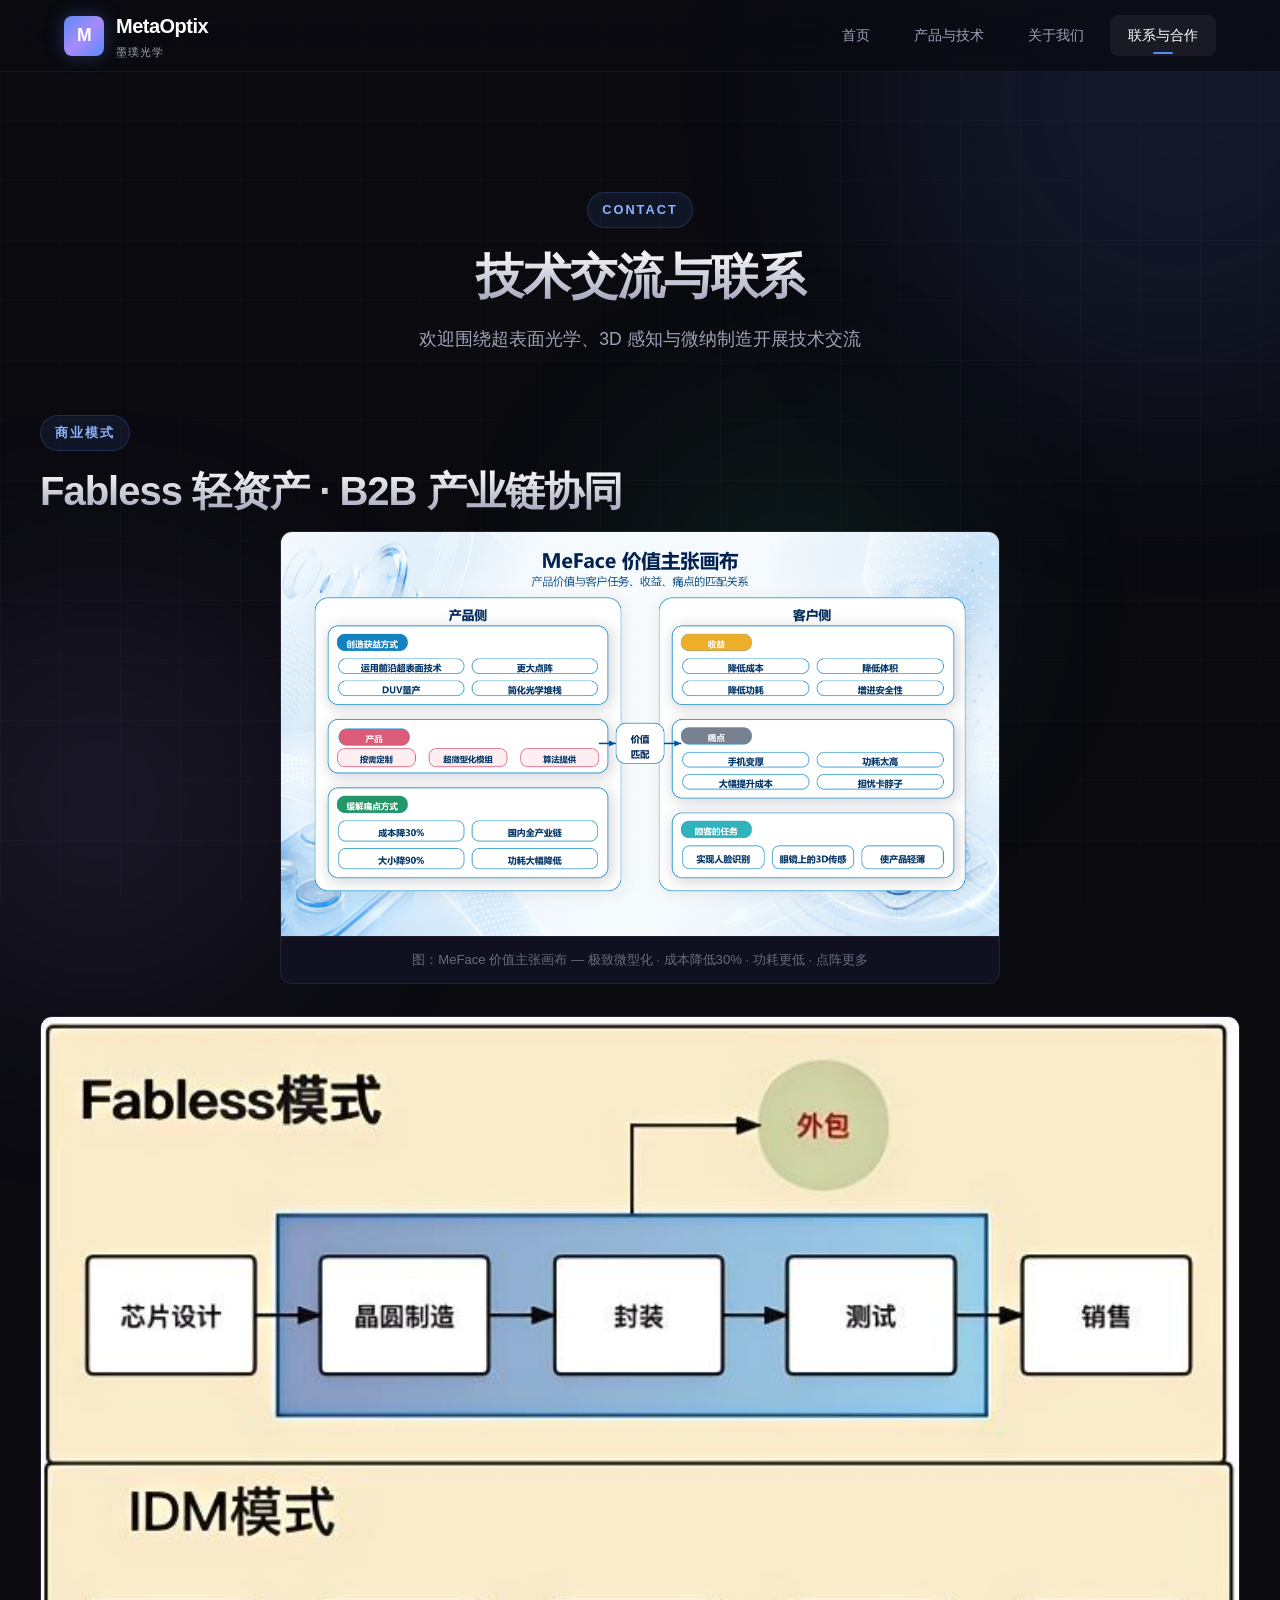
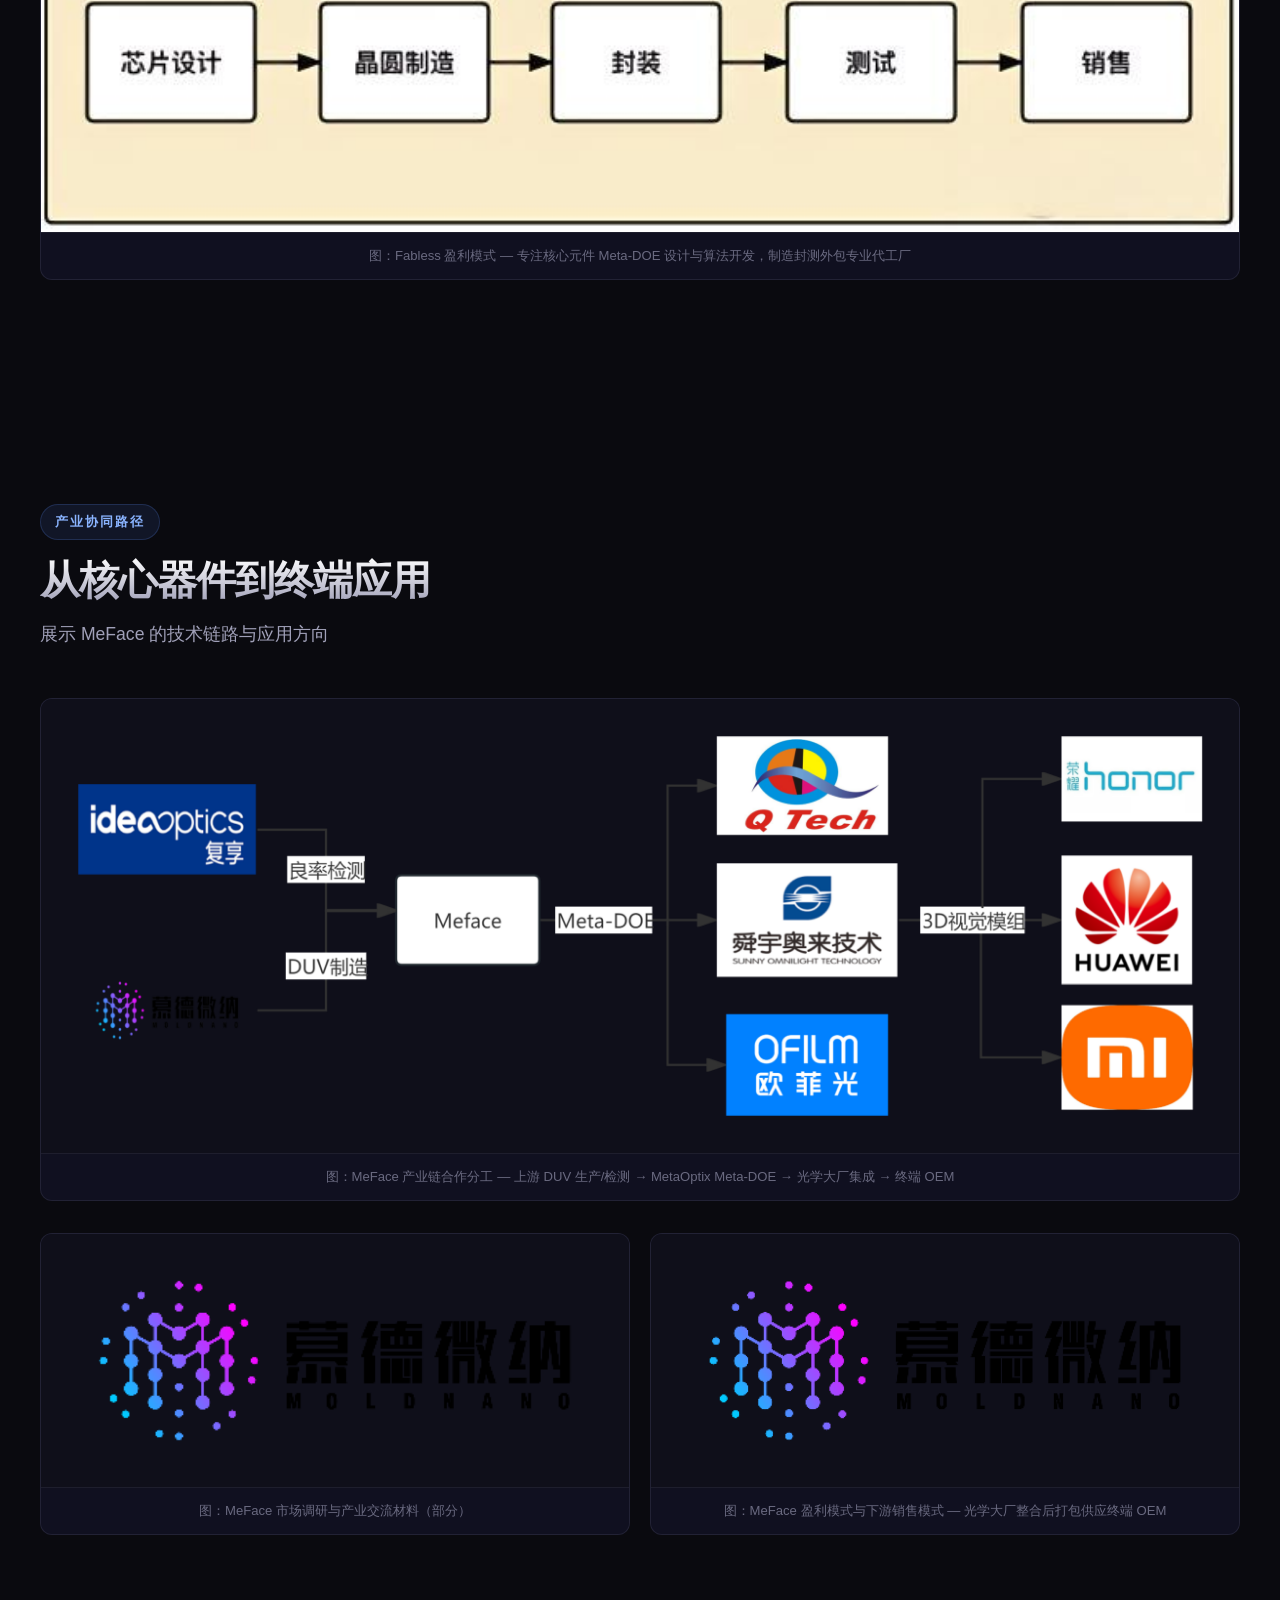
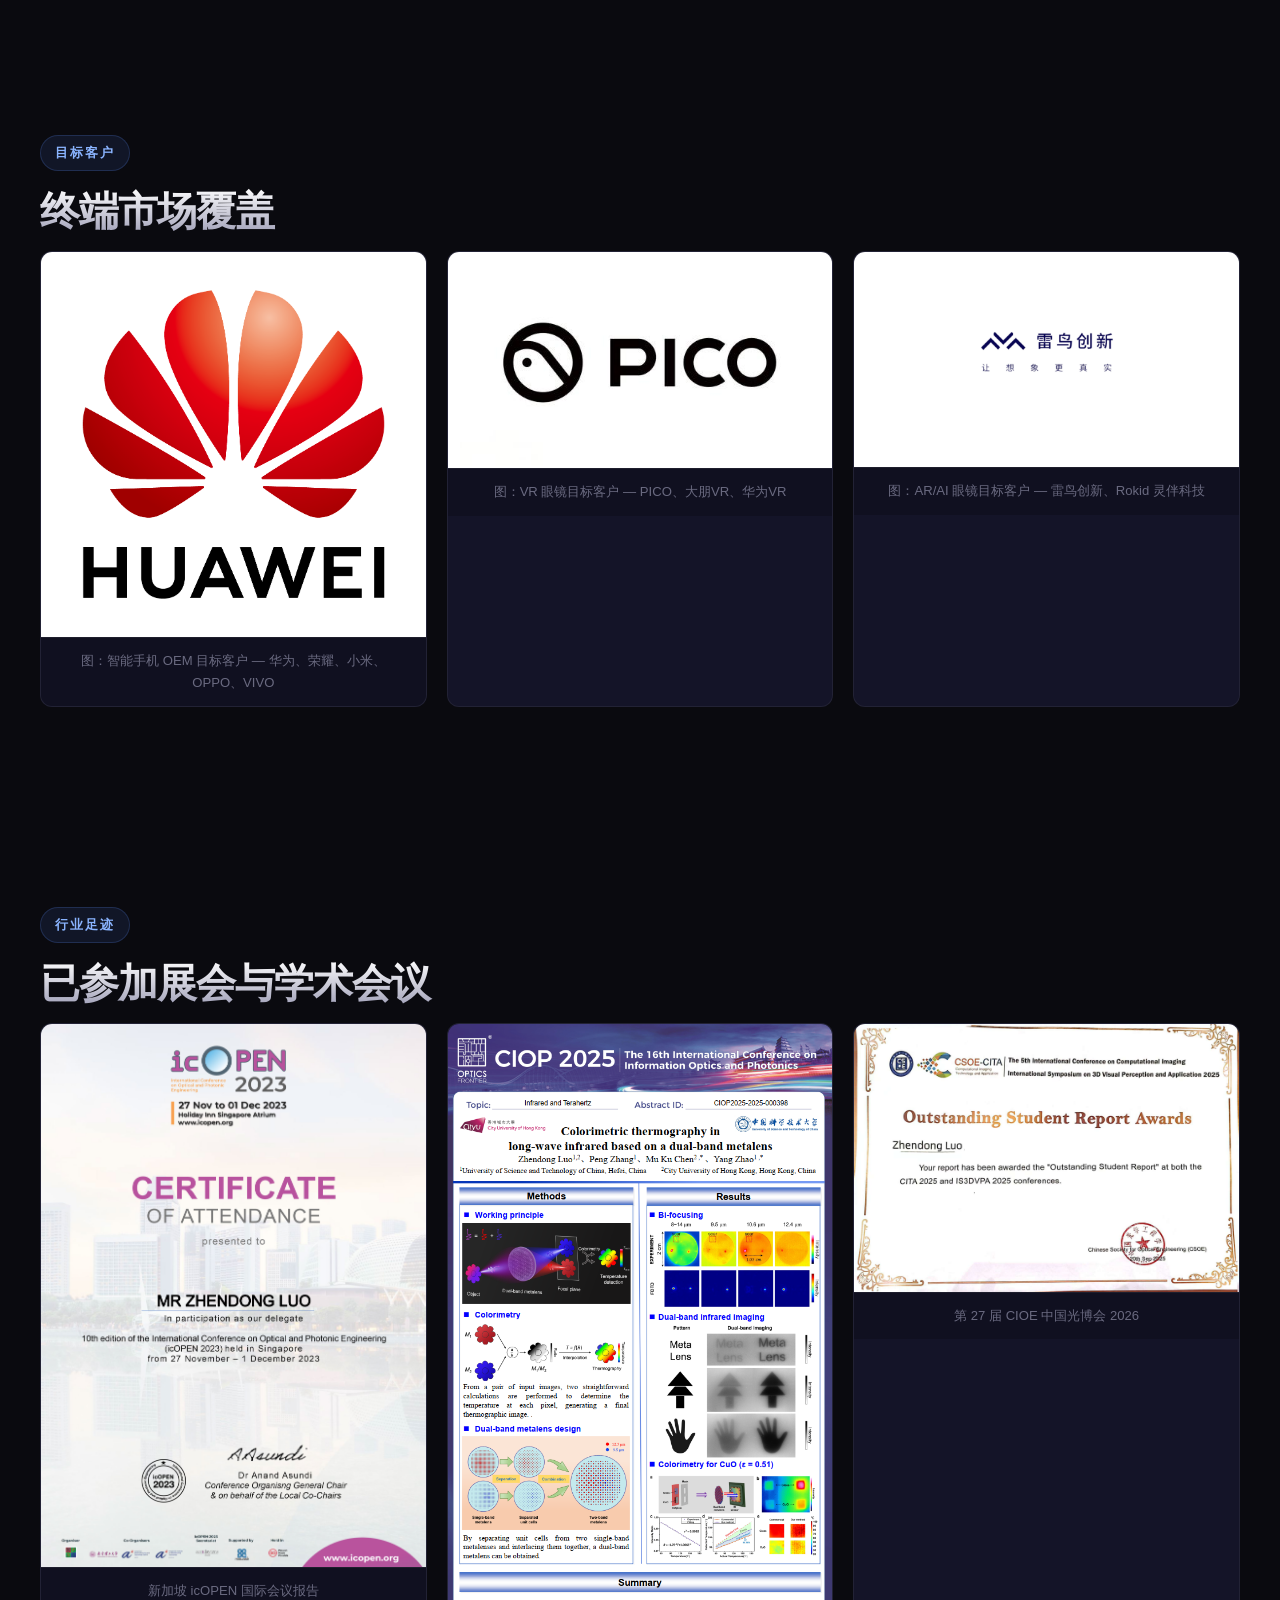
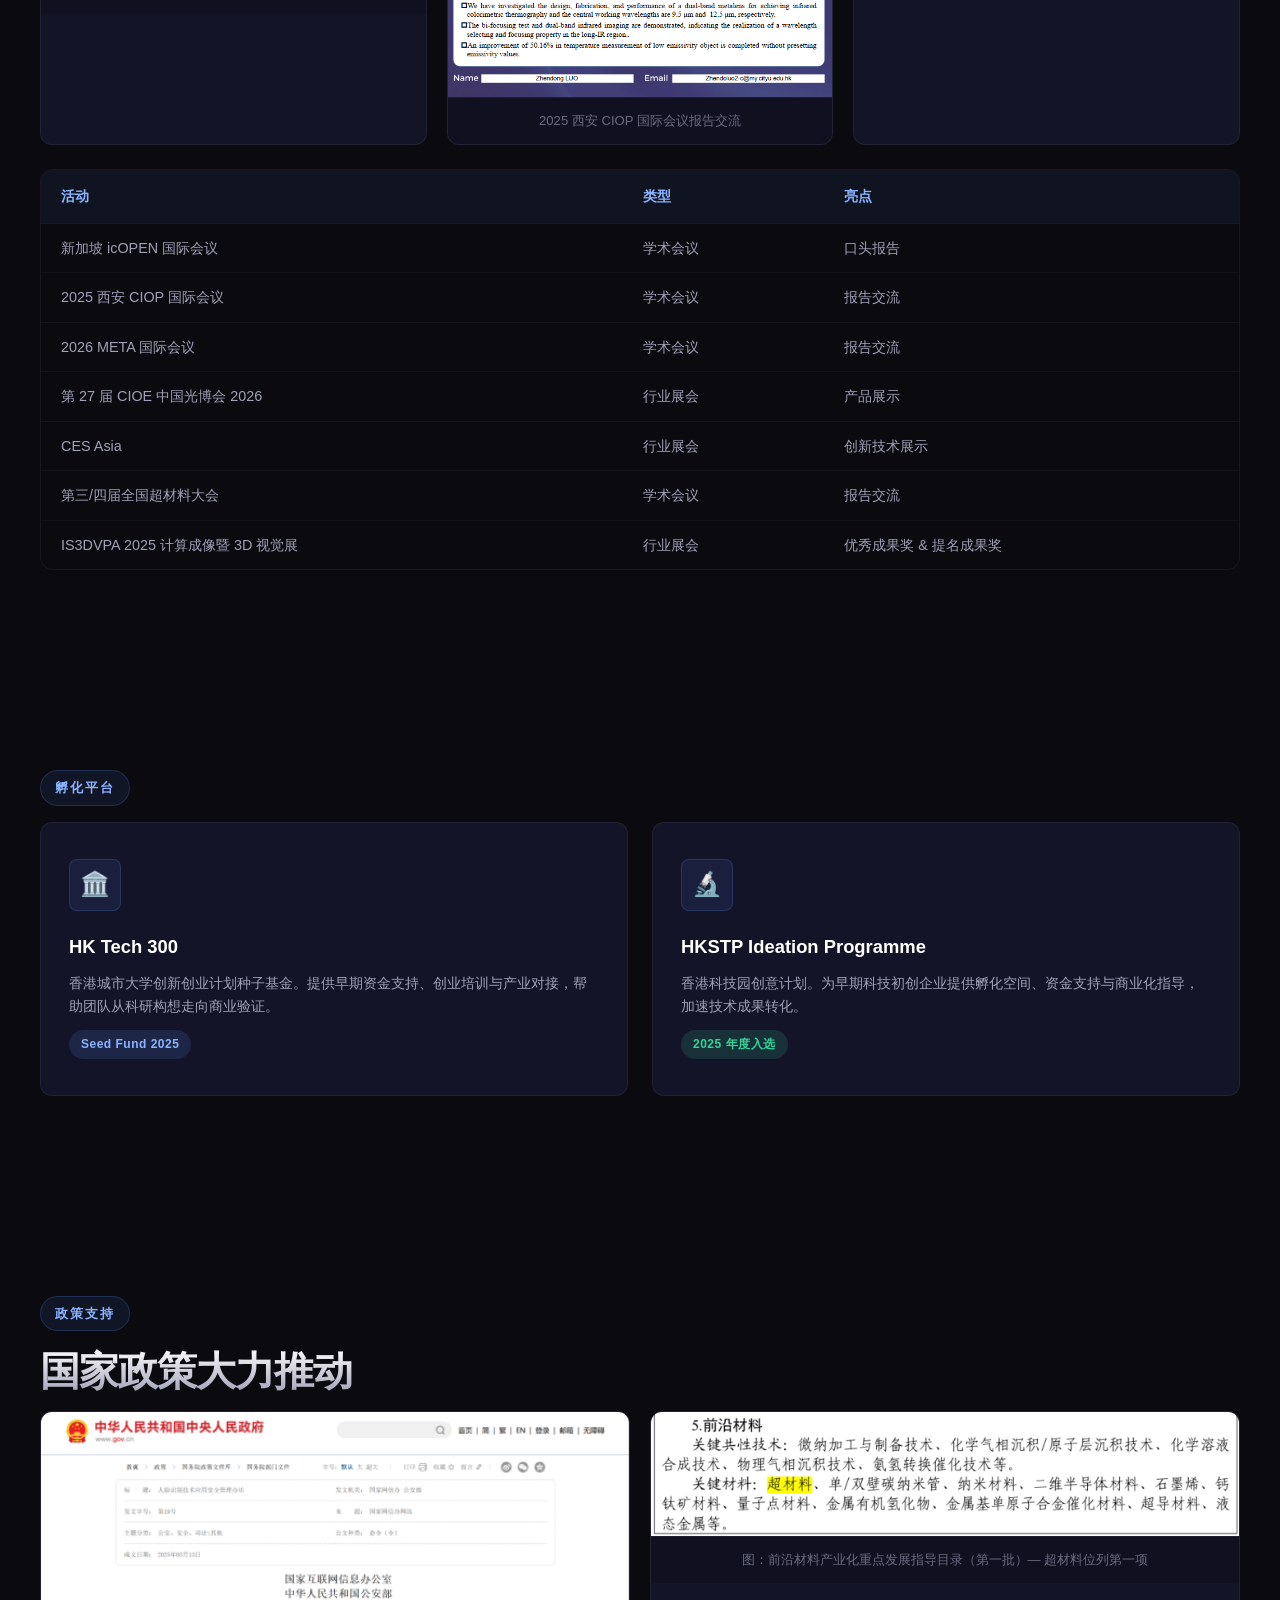
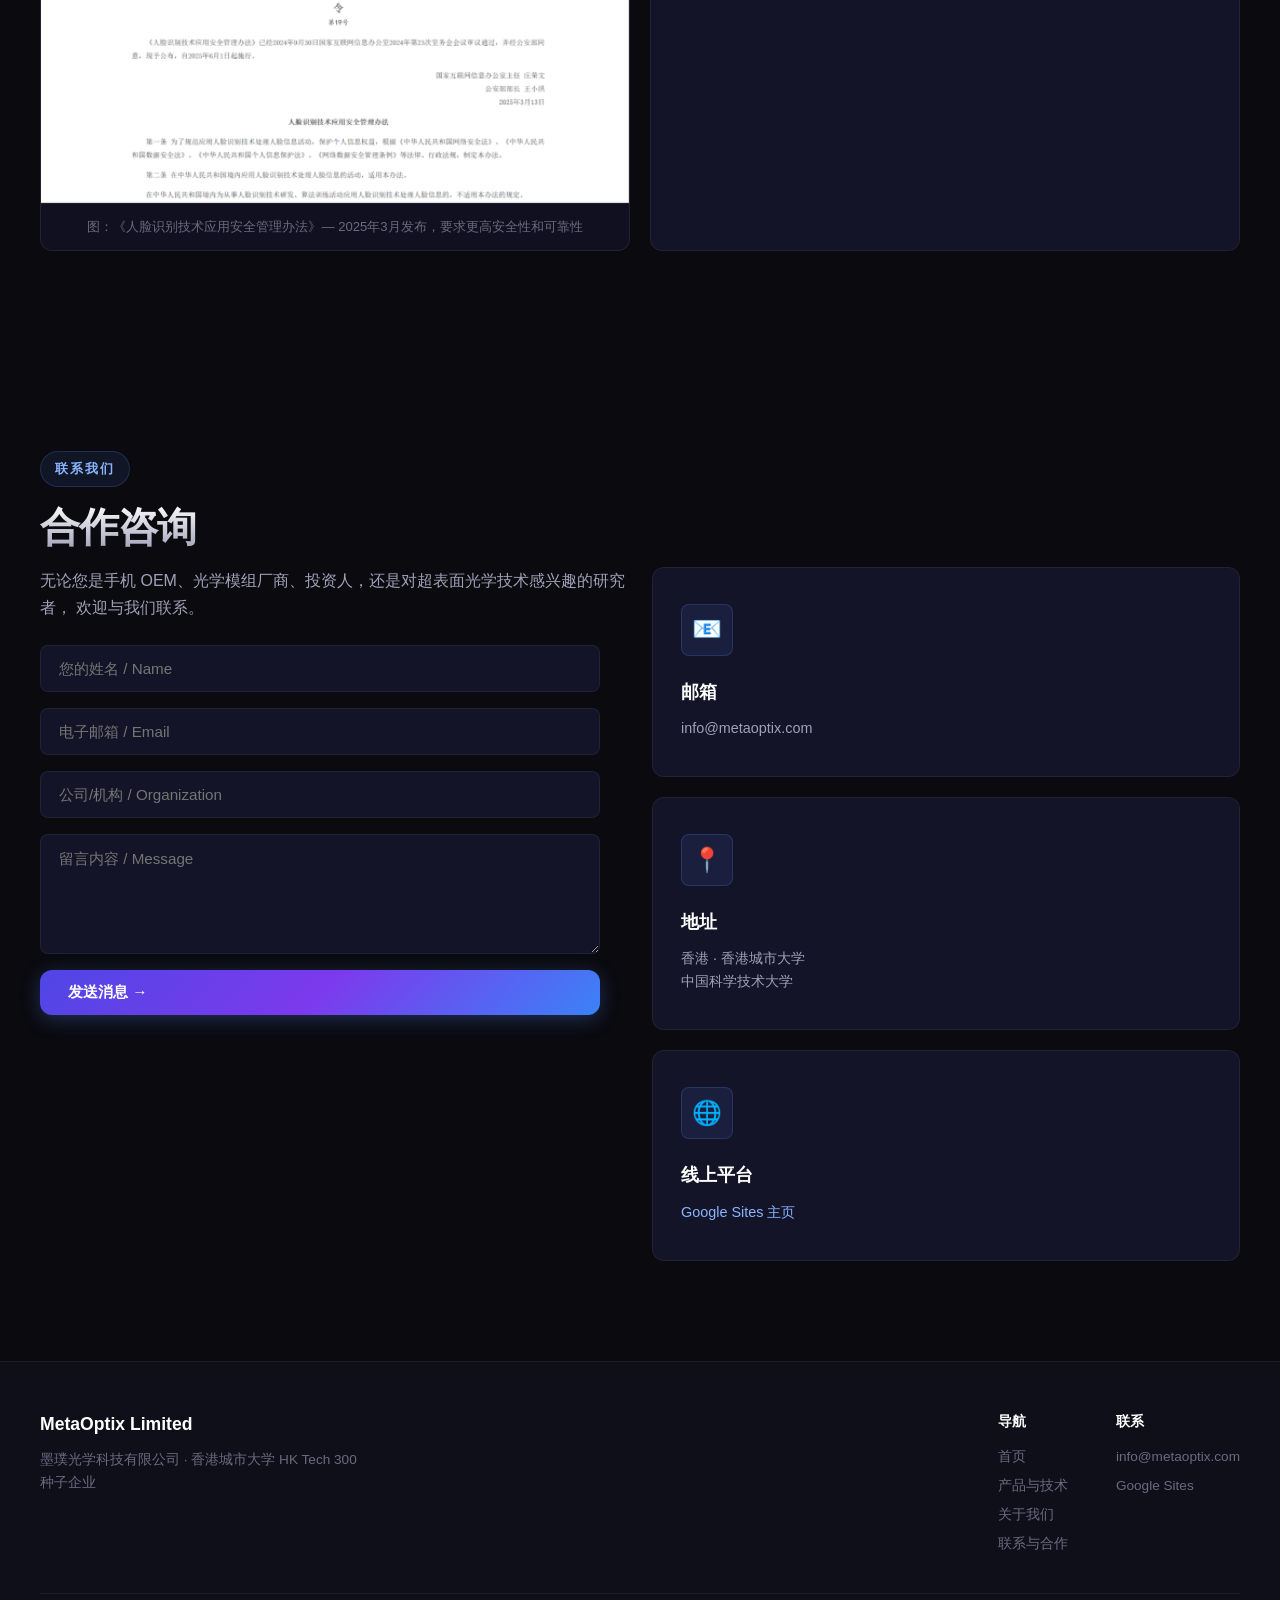
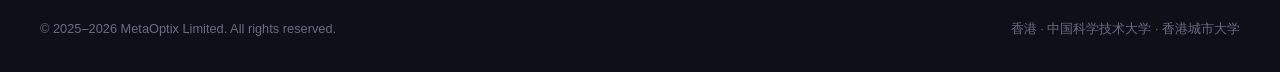
<file: contact.html>
<!DOCTYPE html>
<html lang="zh-CN">
<head>
  <meta charset="UTF-8">
  <meta name="viewport" content="width=device-width, initial-scale=1.0">
  <meta name="description" content="联系 MetaOptix 墨璞光学 - 技术交流、展会动态与项目咨询">
  <title>联系与合作 | MetaOptix 墨璞光学</title>
  <link rel="stylesheet" href="css/style.css">
</head>
<body>

<div class="bg-grid"></div>
<div class="bg-orb bg-orb-1"></div>
<div class="bg-orb bg-orb-2"></div>
<div class="bg-orb bg-orb-3"></div>

<nav class="nav">
  <div class="nav-inner">
    <a href="index.html" class="nav-logo">
      <div class="logo-icon">M</div>
      <div><div>MetaOptix</div><div class="logo-sub">墨璞光学</div></div>
    </a>
    <div class="nav-links">
      <a href="index.html">首页</a>
      <a href="product.html">产品与技术</a>
      <a href="about.html">关于我们</a>
      <a href="contact.html" class="active">联系与合作</a>
    </div>
    <button class="nav-toggle" aria-label="菜单"><span></span><span></span><span></span></button>
  </div>
</nav>

<main class="page-wrap">

  <section class="page-header">
    <div class="section-label animate">Contact</div>
    <h1 class="section-title animate">技术交流与联系</h1>
    <p class="section-desc animate">
      欢迎围绕超表面光学、3D 感知与微纳制造开展技术交流
    </p>
  </section>

  <!-- Business Model & Value Chain -->
  <section class="section" style="padding-top:0;">
    <div class="section-inner">
      <div class="section-label animate">商业模式</div>
      <h2 class="section-title animate">Fabless 轻资产 · B2B 产业链协同</h2>
      <div class="img-grid-2 animate" style="margin-bottom:32px;">
        <div class="img-card" style="grid-column:1 / -1;max-width:720px;margin:0 auto;">
          <img src="images/image58.png" alt="价值主张画布" loading="lazy">
          <div class="img-caption">图：MeFace 价值主张画布 — 极致微型化 · 成本降低30% · 功耗更低 · 点阵更多</div>
        </div>
      </div>
      <!-- Fabless model -->
      <div class="animate" style="margin-bottom:24px;">
        <div class="img-card">
          <img src="images/image75.jpeg" alt="Fabless模式" loading="lazy">
          <div class="img-caption">图：Fabless 盈利模式 — 专注核心元件 Meta-DOE 设计与算法开发，制造封测外包专业代工厂</div>
        </div>
      </div>
    </div>
  </section>

  <!-- Industry Collaboration Path -->
  <section class="section">
    <div class="section-inner">
      <div class="section-label animate">产业协同路径</div>
      <h2 class="section-title animate">从核心器件到终端应用</h2>
      <p class="section-desc animate">展示 MeFace 的技术链路与应用方向</p>

      <!-- Industry chain diagram -->
      <div class="animate" style="margin-bottom:32px;">
        <div class="img-card">
          <img src="images/image78.png" alt="产业链合作分工" loading="lazy">
          <div class="img-caption">图：MeFace 产业链合作分工 — 上游 DUV 生产/检测 → MetaOptix Meta-DOE → 光学大厂集成 → 终端 OEM</div>
        </div>
      </div>

      <!-- Technical and market materials -->
      <div class="img-grid-2 animate">
        <div class="img-card">
          <img src="images/image50.png" alt="市场调研与产业交流材料" loading="lazy">
          <div class="img-caption">图：MeFace 市场调研与产业交流材料（部分）</div>
        </div>
        <div class="img-card">
          <img src="images/image76.png" alt="盈利模式与销售模式" loading="lazy">
          <div class="img-caption">图：MeFace 盈利模式与下游销售模式 — 光学大厂整合后打包供应终端 OEM</div>
        </div>
      </div>
    </div>
  </section>

  <!-- Target Customers -->
  <section class="section">
    <div class="section-inner">
      <div class="section-label animate">目标客户</div>
      <h2 class="section-title animate">终端市场覆盖</h2>
      <div class="img-grid-3 animate">
        <div class="img-card">
          <img src="images/image63.png" alt="智能手机OEM目标客户" loading="lazy">
          <div class="img-caption">图：智能手机 OEM 目标客户 — 华为、荣耀、小米、OPPO、VIVO</div>
        </div>
        <div class="img-card">
          <img src="images/image66.jpeg" alt="VR眼镜目标客户" loading="lazy">
          <div class="img-caption">图：VR 眼镜目标客户 — PICO、大朋VR、华为VR</div>
        </div>
        <div class="img-card">
          <img src="images/image68.png" alt="AR/AI眼镜目标客户" loading="lazy">
          <div class="img-caption">图：AR/AI 眼镜目标客户 — 雷鸟创新、Rokid 灵伴科技</div>
        </div>
      </div>
    </div>
  </section>

  <!-- Exhibitions -->
  <section class="section">
    <div class="section-inner">
      <div class="section-label animate">行业足迹</div>
      <h2 class="section-title animate">已参加展会与学术会议</h2>
      <div class="img-grid-3 animate" style="margin-bottom:24px;">
        <div class="img-card">
          <img src="images/image128.png" alt="新加坡icOPEN" loading="lazy">
          <div class="img-caption">新加坡 icOPEN 国际会议报告</div>
        </div>
        <div class="img-card">
          <img src="images/image129.png" alt="CIOP 2025" loading="lazy">
          <div class="img-caption">2025 西安 CIOP 国际会议报告交流</div>
        </div>
        <div class="img-card">
          <img src="images/image132.jpg" alt="CIOE 2026" loading="lazy">
          <div class="img-caption">第 27 届 CIOE 中国光博会 2026</div>
        </div>
      </div>
      <div class="table-wrap animate">
        <table>
          <thead><tr><th>活动</th><th>类型</th><th>亮点</th></tr></thead>
          <tbody>
            <tr><td>新加坡 icOPEN 国际会议</td><td>学术会议</td><td>口头报告</td></tr>
            <tr><td>2025 西安 CIOP 国际会议</td><td>学术会议</td><td>报告交流</td></tr>
            <tr><td>2026 META 国际会议</td><td>学术会议</td><td>报告交流</td></tr>
            <tr><td>第 27 届 CIOE 中国光博会 2026</td><td>行业展会</td><td>产品展示</td></tr>
            <tr><td>CES Asia</td><td>行业展会</td><td>创新技术展示</td></tr>
            <tr><td>第三/四届全国超材料大会</td><td>学术会议</td><td>报告交流</td></tr>
            <tr><td>IS3DVPA 2025 计算成像暨 3D 视觉展</td><td>行业展会</td><td>优秀成果奖 & 提名成果奖</td></tr>
          </tbody>
        </table>
      </div>
    </div>
  </section>

  <!-- Incubation -->
  <section class="section">
    <div class="section-inner">
      <div class="section-label animate">孵化平台</div>
      <div class="grid-2 animate">
        <div class="card feature-card">
          <div class="icon">🏛️</div>
          <h3>HK Tech 300</h3>
          <p>香港城市大学创新创业计划种子基金。提供早期资金支持、创业培训与产业对接，帮助团队从科研构想走向商业验证。</p>
          <span class="tag tag-blue" style="margin-top:12px;">Seed Fund 2025</span>
        </div>
        <div class="card feature-card">
          <div class="icon">🔬</div>
          <h3>HKSTP Ideation Programme</h3>
          <p>香港科技园创意计划。为早期科技初创企业提供孵化空间、资金支持与商业化指导，加速技术成果转化。</p>
          <span class="tag tag-green" style="margin-top:12px;">2025 年度入选</span>
        </div>
      </div>
    </div>
  </section>

  <!-- Policy Support -->
  <section class="section">
    <div class="section-inner">
      <div class="section-label animate">政策支持</div>
      <h2 class="section-title animate">国家政策大力推动</h2>
      <div class="img-grid-2 animate">
        <div class="img-card">
          <img src="images/image42.png" alt="人脸识别安全管理办法" loading="lazy">
          <div class="img-caption">图：《人脸识别技术应用安全管理办法》— 2025年3月发布，要求更高安全性和可靠性</div>
        </div>
        <div class="img-card">
          <img src="images/image46.png" alt="前沿材料产业化指导目录" loading="lazy">
          <div class="img-caption">图：前沿材料产业化重点发展指导目录（第一批）— 超材料位列第一项</div>
        </div>
      </div>
    </div>
  </section>

  <!-- Contact Form & Info -->
  <section class="section">
    <div class="section-inner">
      <div class="section-label animate">联系我们</div>
      <h2 class="section-title animate">合作咨询</h2>
      <div class="grid-2 animate">
        <div>
          <p style="color:var(--text-secondary);margin-bottom:24px;line-height:1.7;">
            无论您是手机 OEM、光学模组厂商、投资人，还是对超表面光学技术感兴趣的研究者，
            欢迎与我们联系。
          </p>
          <form class="contact-form">
            <input type="text" placeholder="您的姓名 / Name" required>
            <input type="email" placeholder="电子邮箱 / Email" required>
            <input type="text" placeholder="公司/机构 / Organization">
            <textarea placeholder="留言内容 / Message" required></textarea>
            <button type="submit" class="btn btn-primary">发送消息 →</button>
          </form>
        </div>
        <div style="display:flex;flex-direction:column;gap:20px;">
          <div class="card feature-card">
            <div class="icon">📧</div>
            <h3>邮箱</h3>
            <p style="color:var(--text-secondary);">info@metaoptix.com</p>
          </div>
          <div class="card feature-card">
            <div class="icon">📍</div>
            <h3>地址</h3>
            <p style="color:var(--text-secondary);">香港 · 香港城市大学<br>中国科学技术大学</p>
          </div>
          <div class="card feature-card">
            <div class="icon">🌐</div>
            <h3>线上平台</h3>
            <p style="color:var(--text-secondary);"><a href="https://sites.google.com/gapps.cityu.edu.hk/metaoptix/home" target="_blank" rel="noopener">Google Sites 主页</a></p>
          </div>
        </div>
      </div>
    </div>
  </section>

</main>

<footer class="footer">
  <div class="footer-inner">
    <div class="footer-brand">
      <h3>MetaOptix Limited</h3>
      <p>墨璞光学科技有限公司 · 香港城市大学 HK Tech 300 种子企业</p>
    </div>
    <div class="footer-links">
      <div><h4>导航</h4>
        <a href="index.html">首页</a><a href="product.html">产品与技术</a>
        <a href="about.html">关于我们</a><a href="contact.html">联系与合作</a>
      </div>
      <div><h4>联系</h4>
        <a href="mailto:info@metaoptix.com">info@metaoptix.com</a>
        <a href="https://sites.google.com/gapps.cityu.edu.hk/metaoptix/home" target="_blank" rel="noopener">Google Sites</a>
      </div>
    </div>
  </div>
  <div class="footer-bottom">
    <span>&copy; 2025–2026 MetaOptix Limited. All rights reserved.</span>
    <span>香港 · 中国科学技术大学 · 香港城市大学</span>
  </div>
</footer>

<script src="js/main.js"></script>
</body>
</html>
</file>
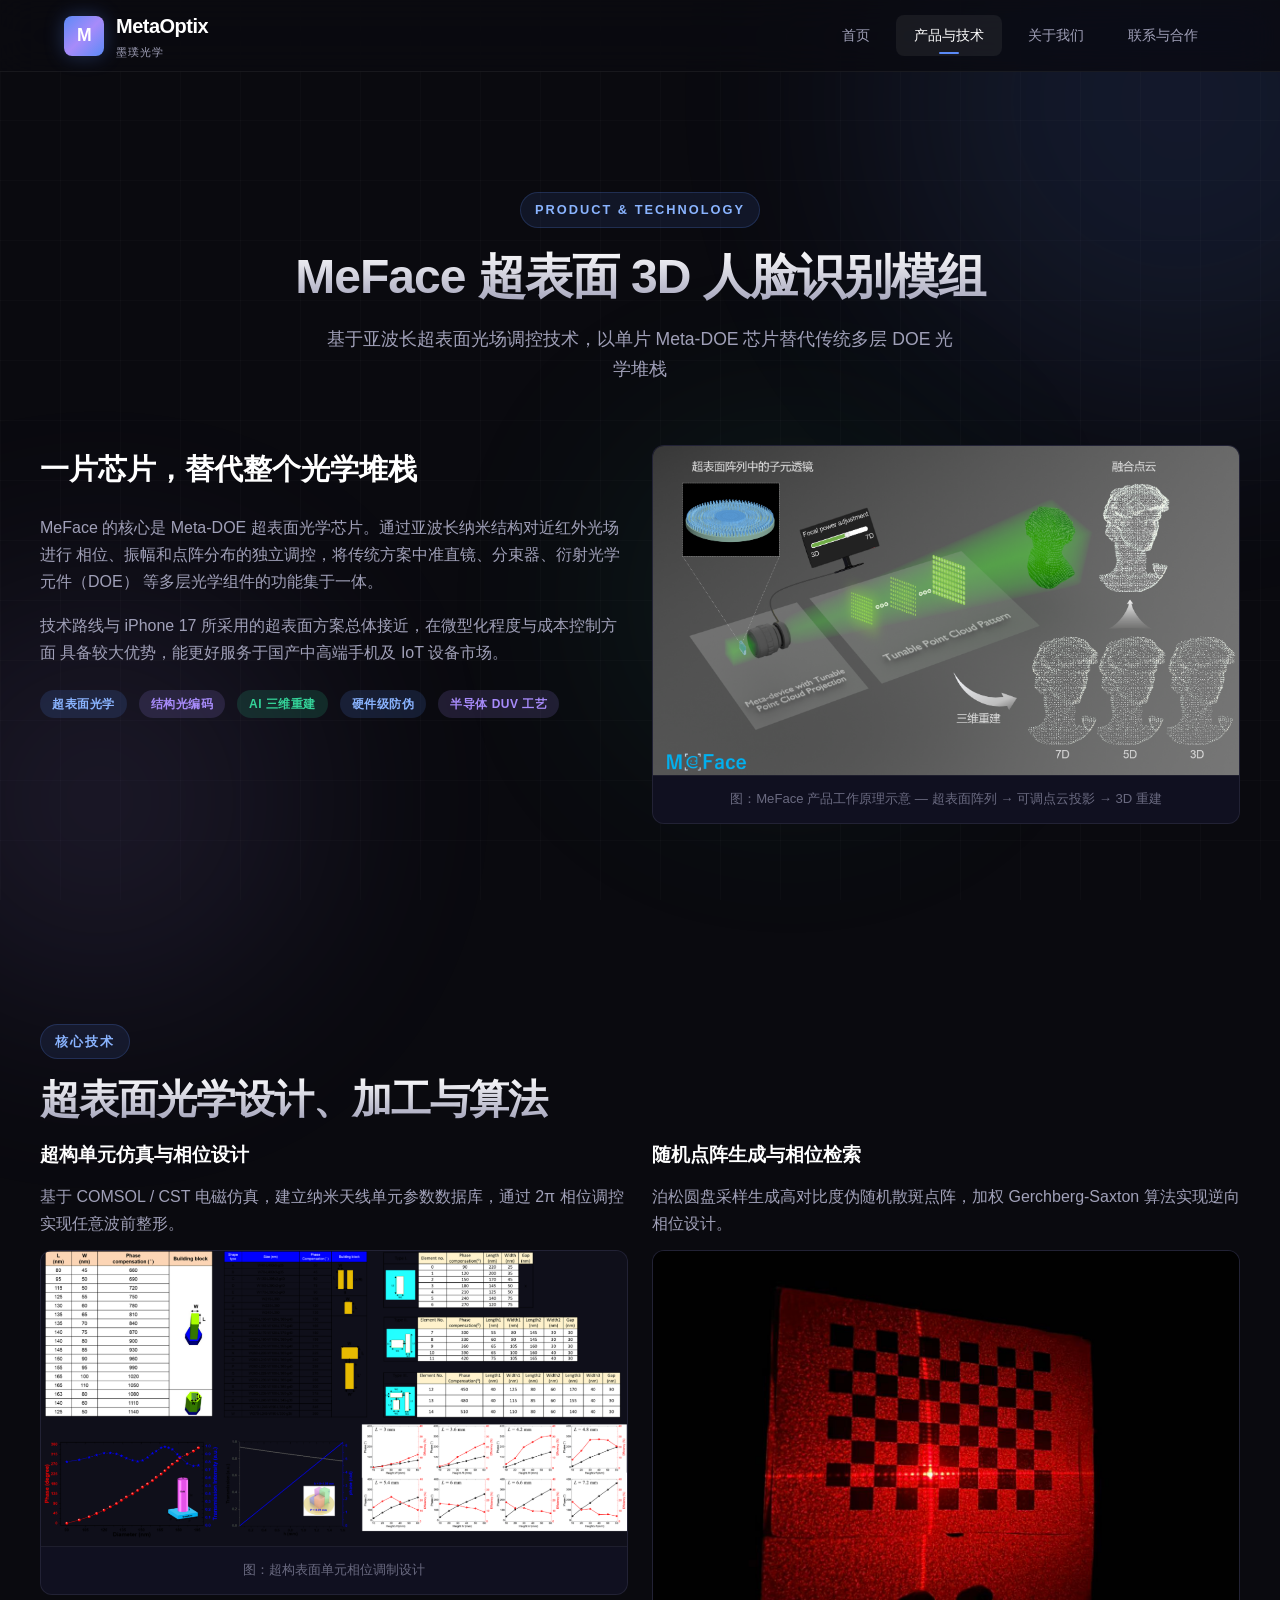
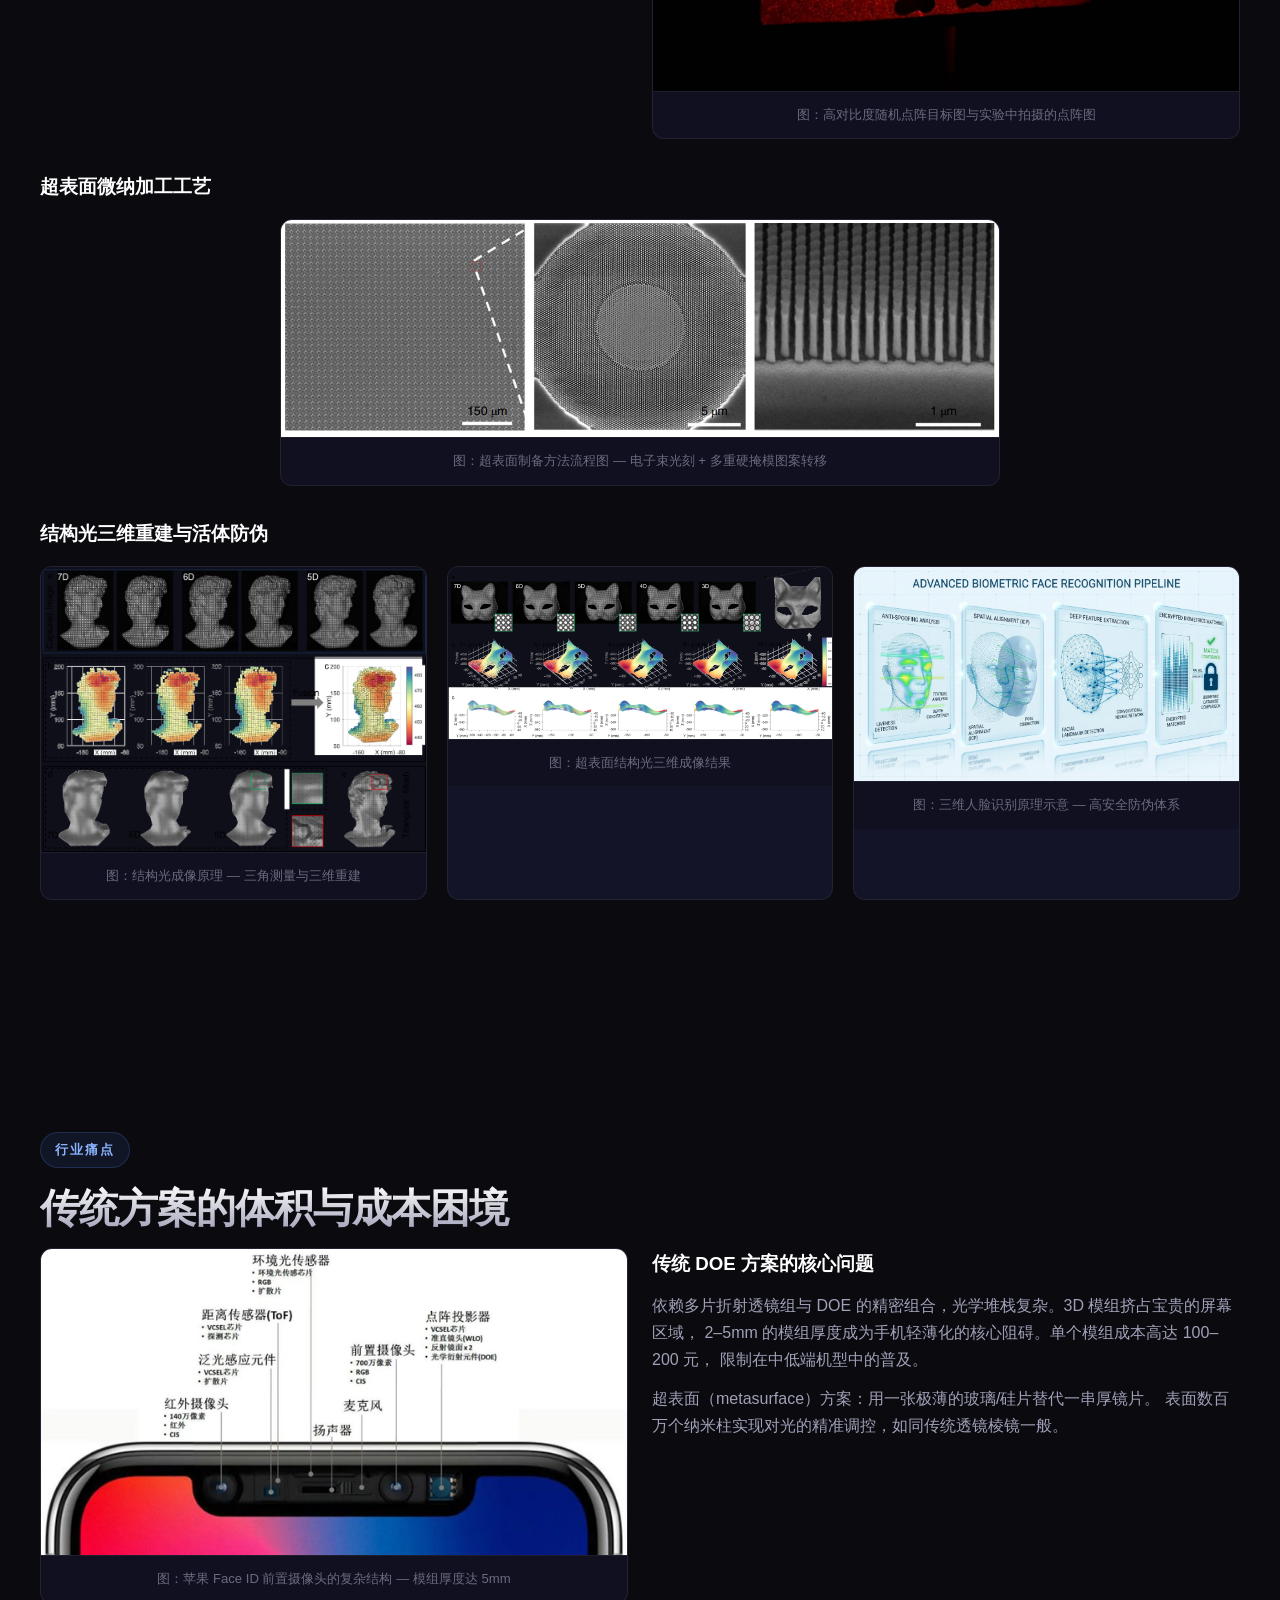
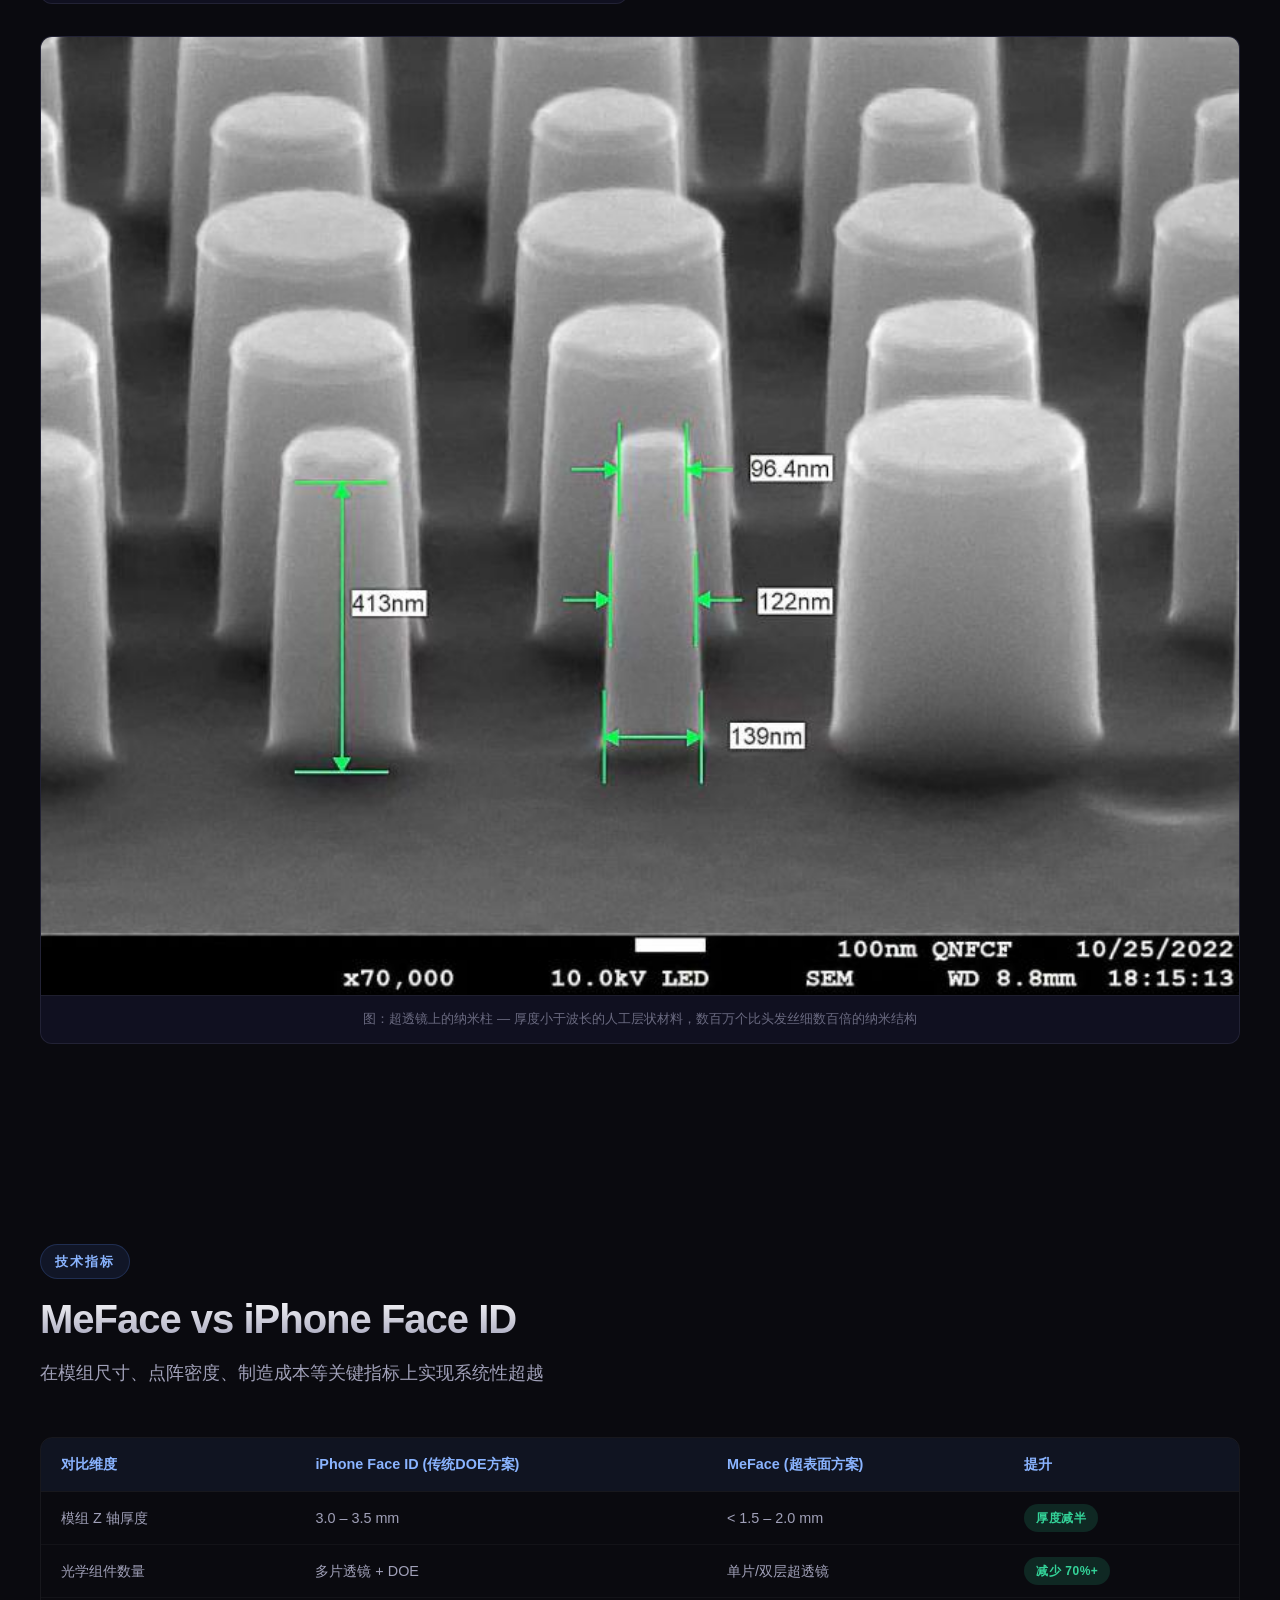
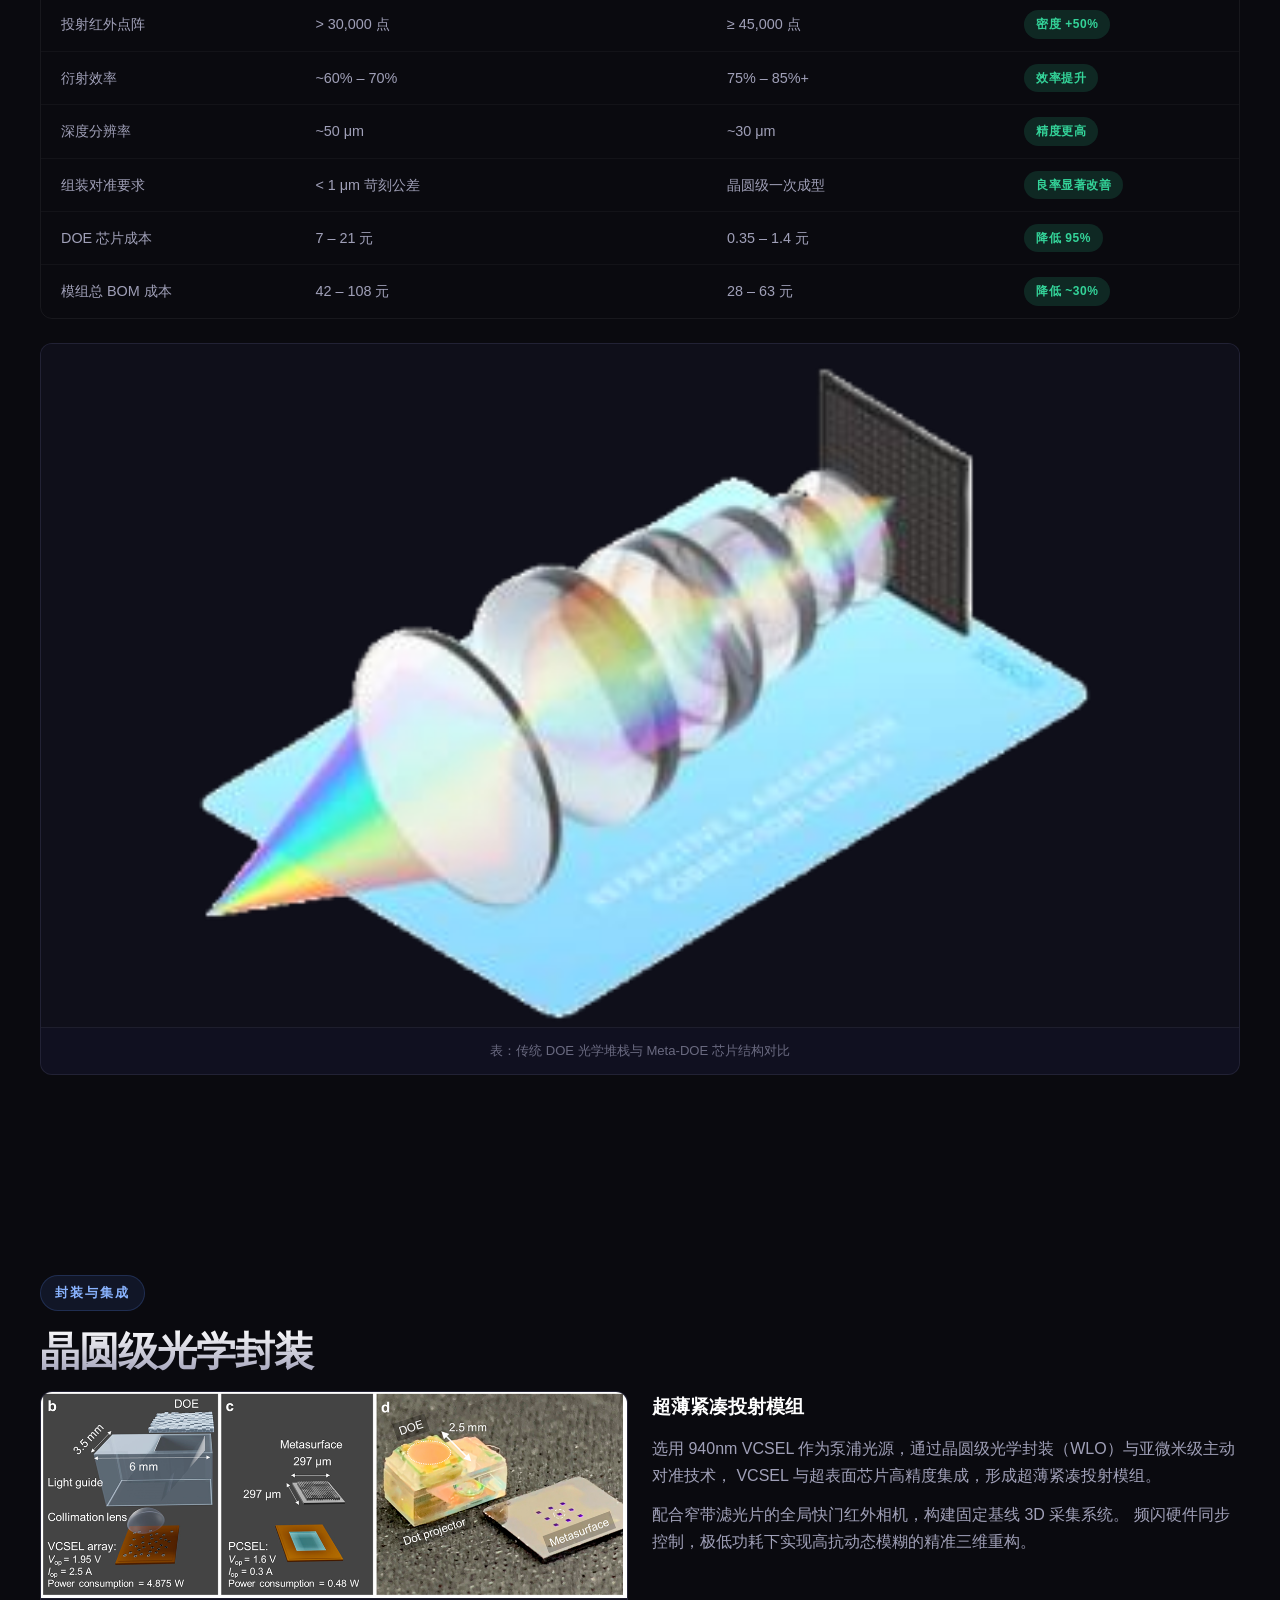
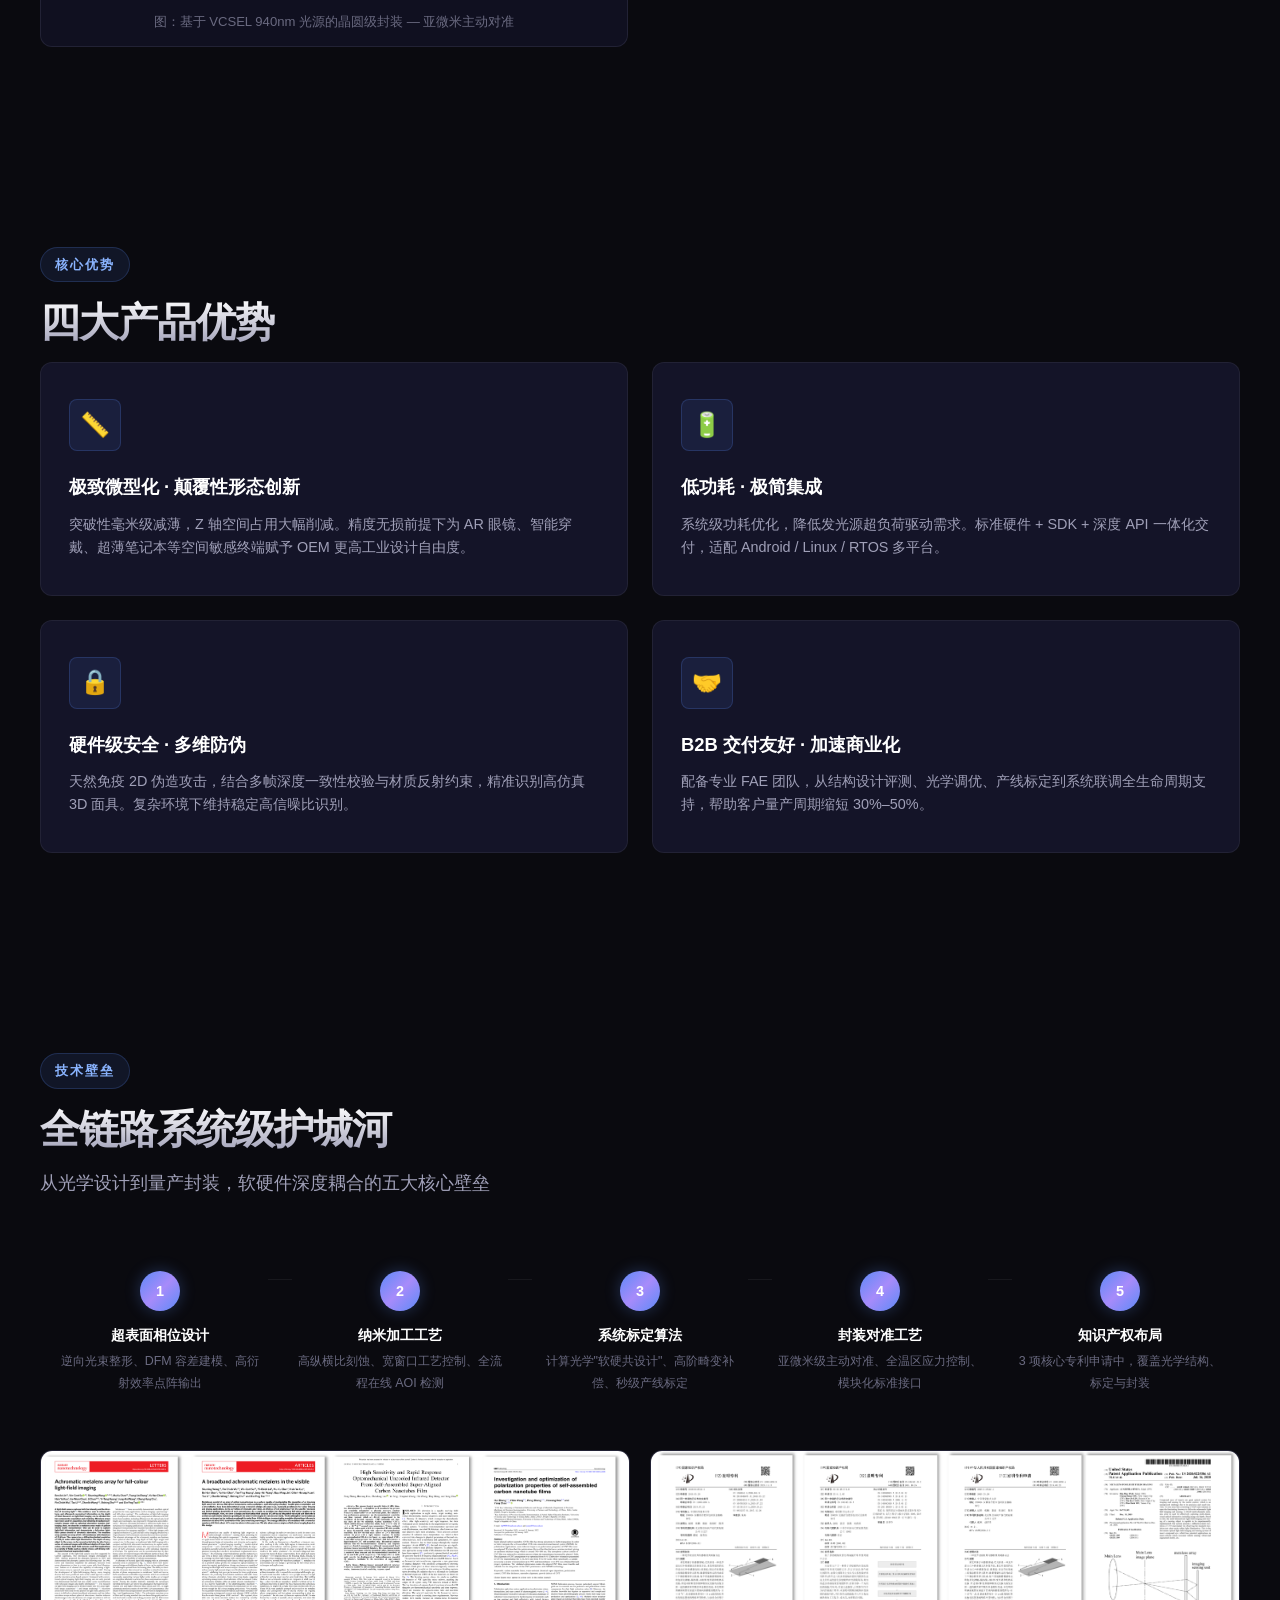
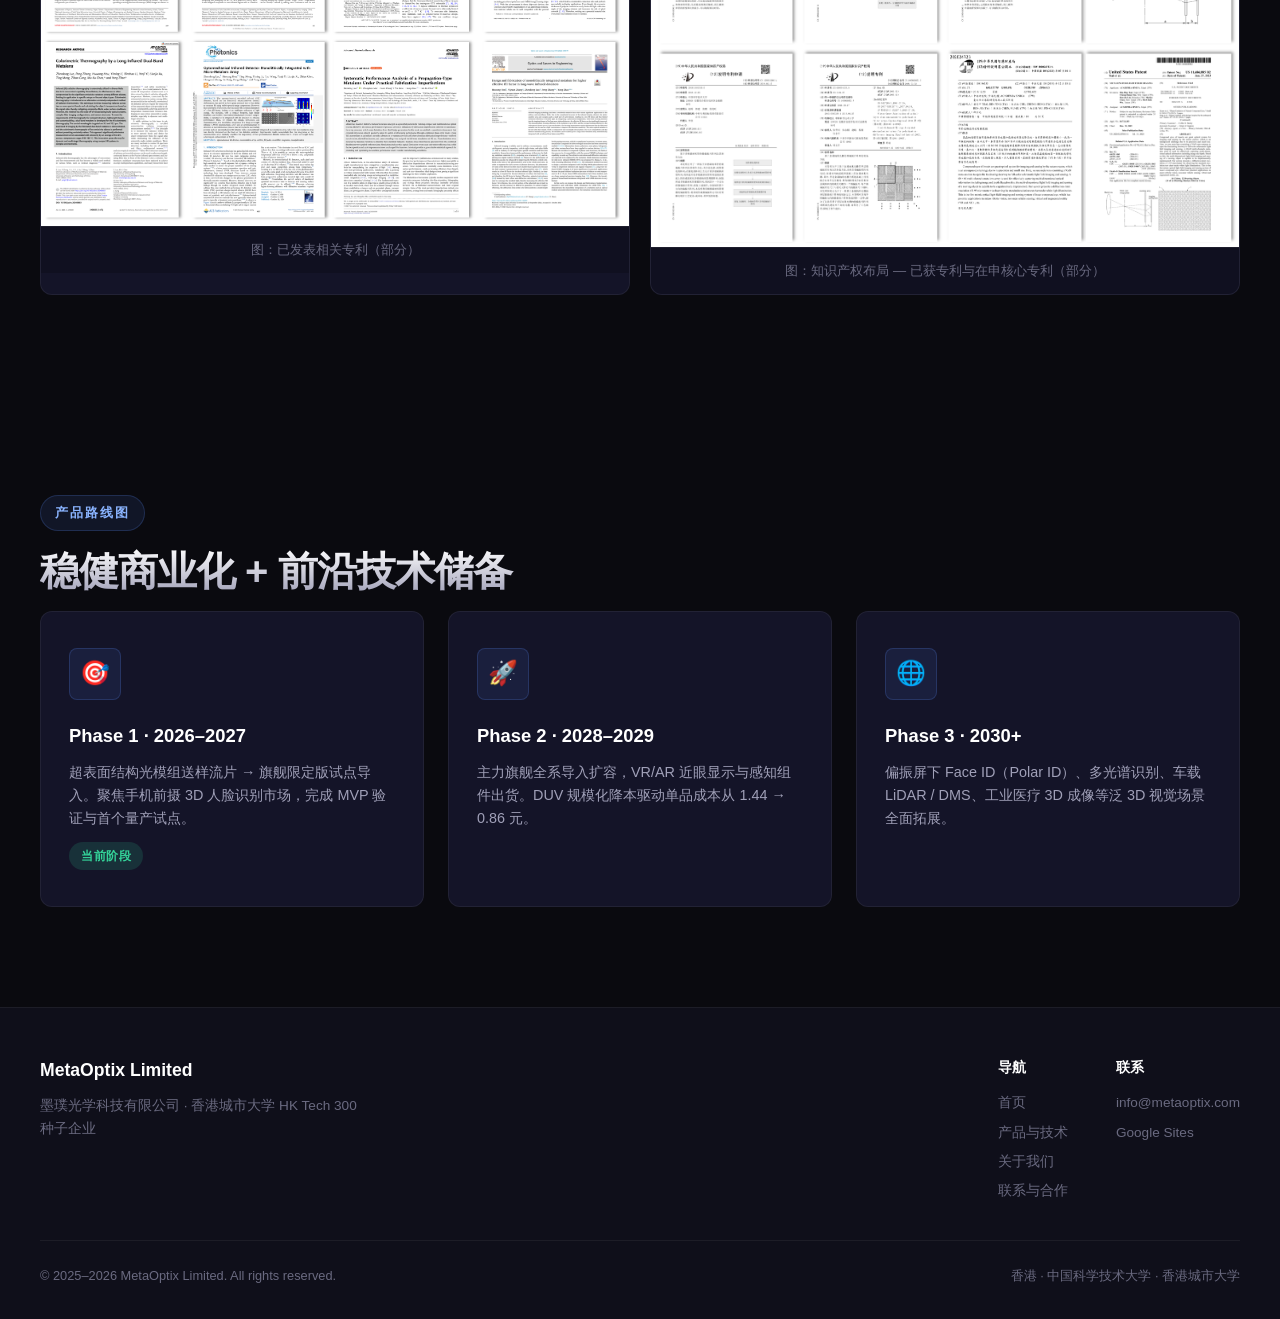
<file: product.html>
<!DOCTYPE html>
<html lang="zh-CN">
<head>
  <meta charset="UTF-8">
  <meta name="viewport" content="width=device-width, initial-scale=1.0">
  <meta name="description" content="MeFace - 芯片级超表面3D人脸识别模组 | MetaOptix 墨璞光学">
  <title>产品与技术 | MetaOptix 墨璞光学</title>
  <link rel="stylesheet" href="css/style.css">
</head>
<body>

<div class="bg-grid"></div>
<div class="bg-orb bg-orb-1"></div>
<div class="bg-orb bg-orb-2"></div>
<div class="bg-orb bg-orb-3"></div>

<nav class="nav">
  <div class="nav-inner">
    <a href="index.html" class="nav-logo">
      <div class="logo-icon">M</div>
      <div>
        <div>MetaOptix</div>
        <div class="logo-sub">墨璞光学</div>
      </div>
    </a>
    <div class="nav-links">
      <a href="index.html">首页</a>
      <a href="product.html" class="active">产品与技术</a>
      <a href="about.html">关于我们</a>
      <a href="contact.html">联系与合作</a>
    </div>
    <button class="nav-toggle" aria-label="菜单">
      <span></span><span></span><span></span>
    </button>
  </div>
</nav>

<main class="page-wrap">

  <!-- Page Header -->
  <section class="page-header">
    <div class="section-label animate">Product & Technology</div>
    <h1 class="section-title animate">MeFace 超表面 3D 人脸识别模组</h1>
    <p class="section-desc animate">
      基于亚波长超表面光场调控技术，以单片 Meta-DOE 芯片替代传统多层 DOE 光学堆栈
    </p>
  </section>

  <!-- Product Overview -->
  <section class="section" style="padding-top:0;">
    <div class="section-inner">
      <div class="grid-2 animate">
        <div>
          <h2 style="font-size:1.8rem;font-weight:700;margin-bottom:20px;color:#fff;">
            一片芯片，替代整个光学堆栈
          </h2>
          <p style="color:var(--text-secondary);margin-bottom:16px;line-height:1.7;">
            MeFace 的核心是 Meta-DOE 超表面光学芯片。通过亚波长纳米结构对近红外光场进行
            相位、振幅和点阵分布的独立调控，将传统方案中准直镜、分束器、衍射光学元件（DOE）
            等多层光学组件的功能集于一体。
          </p>
          <p style="color:var(--text-secondary);margin-bottom:16px;line-height:1.7;">
            技术路线与 iPhone 17 所采用的超表面方案总体接近，在微型化程度与成本控制方面
            具备较大优势，能更好服务于国产中高端手机及 IoT 设备市场。
          </p>
          <div style="display:flex;gap:12px;flex-wrap:wrap;margin-top:24px;">
            <span class="tag tag-blue">超表面光学</span>
            <span class="tag tag-purple">结构光编码</span>
            <span class="tag tag-green">AI 三维重建</span>
            <span class="tag tag-blue">硬件级防伪</span>
            <span class="tag tag-purple">半导体 DUV 工艺</span>
          </div>
        </div>
        <div class="img-card">
          <img src="images/image19.png" alt="MeFace 工作原理" loading="lazy">
          <div class="img-caption">图：MeFace 产品工作原理示意 — 超表面阵列 → 可调点云投影 → 3D 重建</div>
        </div>
      </div>
    </div>
  </section>

  <!-- Technology Deep Dive -->
  <section class="section">
    <div class="section-inner">
      <div class="section-label animate">核心技术</div>
      <h2 class="section-title animate">超表面光学设计、加工与算法</h2>

      <!-- Phase Design -->
      <div class="grid-2 animate" style="margin-bottom:32px;">
        <div>
          <h3 style="color:#fff;margin-bottom:12px;">超构单元仿真与相位设计</h3>
          <p style="color:var(--text-secondary);margin-bottom:12px;">基于 COMSOL / CST 电磁仿真，建立纳米天线单元参数数据库，通过 2π 相位调控实现任意波前整形。</p>
          <div class="img-card">
            <img src="images/image21.png" alt="超表面单元相位调制设计" loading="lazy">
            <div class="img-caption">图：超构表面单元相位调制设计</div>
          </div>
        </div>
        <div>
          <h3 style="color:#fff;margin-bottom:12px;">随机点阵生成与相位检索</h3>
          <p style="color:var(--text-secondary);margin-bottom:12px;">泊松圆盘采样生成高对比度伪随机散斑点阵，加权 Gerchberg-Saxton 算法实现逆向相位设计。</p>
          <div class="img-card">
            <img src="images/image23.jpeg" alt="随机点阵图像" loading="lazy">
            <div class="img-caption">图：高对比度随机点阵目标图与实验中拍摄的点阵图</div>
          </div>
        </div>
      </div>

      <!-- Fabrication -->
      <h3 style="color:#fff;margin-bottom:16px;">超表面微纳加工工艺</h3>
      <div class="img-grid-2 animate" style="margin-bottom:32px;">
        <div class="img-card" style="grid-column:1 / -1;max-width:720px;margin:0 auto;">
          <img src="images/image26.png" alt="超表面制备方法流程图" loading="lazy">
          <div class="img-caption">图：超表面制备方法流程图 — 电子束光刻 + 多重硬掩模图案转移</div>
        </div>
      </div>

      <!-- 3D Reconstruction -->
      <h3 style="color:#fff;margin-bottom:16px;">结构光三维重建与活体防伪</h3>
      <div class="img-grid-3 animate" style="margin-bottom:32px;">
        <div class="img-card">
          <img src="images/image34.png" alt="结构光成像原理" loading="lazy">
          <div class="img-caption">图：结构光成像原理 — 三角测量与三维重建</div>
        </div>
        <div class="img-card">
          <img src="images/image35.png" alt="结构光成像结果" loading="lazy">
          <div class="img-caption">图：超表面结构光三维成像结果</div>
        </div>
        <div class="img-card">
          <img src="images/image36.png" alt="3D人脸识别" loading="lazy">
          <div class="img-caption">图：三维人脸识别原理示意 — 高安全防伪体系</div>
        </div>
      </div>
    </div>
  </section>

  <!-- Traditional vs MeFace -->
  <section class="section">
    <div class="section-inner">
      <div class="section-label animate">行业痛点</div>
      <h2 class="section-title animate">传统方案的体积与成本困境</h2>
      <div class="grid-2 animate" style="margin-bottom:32px;">
        <div class="img-card">
          <img src="images/image15.jpeg" alt="苹果前置摄像头复杂结构" loading="lazy">
          <div class="img-caption">图：苹果 Face ID 前置摄像头的复杂结构 — 模组厚度达 5mm</div>
        </div>
        <div>
          <h3 style="color:#fff;margin-bottom:12px;">传统 DOE 方案的核心问题</h3>
          <p style="color:var(--text-secondary);margin-bottom:12px;">
            依赖多片折射透镜组与 DOE 的精密组合，光学堆栈复杂。3D 模组挤占宝贵的屏幕区域，
            2–5mm 的模组厚度成为手机轻薄化的核心阻碍。单个模组成本高达 100–200 元，
            限制在中低端机型中的普及。
          </p>
          <p style="color:var(--text-secondary);">
            超表面（metasurface）方案：用一张极薄的玻璃/硅片替代一串厚镜片。
            表面数百万个纳米柱实现对光的精准调控，如同传统透镜棱镜一般。
          </p>
        </div>
      </div>
      <!-- Metasurface close-up -->
      <div class="animate">
        <div class="img-card">
          <img src="images/image16.jpeg" alt="超透镜上的纳米柱结构" loading="lazy">
          <div class="img-caption">图：超透镜上的纳米柱 — 厚度小于波长的人工层状材料，数百万个比头发丝细数百倍的纳米结构</div>
        </div>
      </div>
    </div>
  </section>

  <!-- Specs Comparison Table -->
  <section class="section">
    <div class="section-inner">
      <div class="section-label animate">技术指标</div>
      <h2 class="section-title animate">MeFace vs iPhone Face ID</h2>
      <p class="section-desc animate">在模组尺寸、点阵密度、制造成本等关键指标上实现系统性超越</p>
      <div class="table-wrap animate">
        <table>
          <thead>
            <tr>
              <th>对比维度</th>
              <th>iPhone Face ID (传统DOE方案)</th>
              <th>MeFace (超表面方案)</th>
              <th>提升</th>
            </tr>
          </thead>
          <tbody>
            <tr><td>模组 Z 轴厚度</td><td>3.0 – 3.5 mm</td><td>&lt; 1.5 – 2.0 mm</td><td><span class="tag tag-green">厚度减半</span></td></tr>
            <tr><td>光学组件数量</td><td>多片透镜 + DOE</td><td>单片/双层超透镜</td><td><span class="tag tag-green">减少 70%+</span></td></tr>
            <tr><td>投射红外点阵</td><td>&gt; 30,000 点</td><td>≥ 45,000 点</td><td><span class="tag tag-green">密度 +50%</span></td></tr>
            <tr><td>衍射效率</td><td>~60% – 70%</td><td>75% – 85%+</td><td><span class="tag tag-green">效率提升</span></td></tr>
            <tr><td>深度分辨率</td><td>~50 μm</td><td>~30 μm</td><td><span class="tag tag-green">精度更高</span></td></tr>
            <tr><td>组装对准要求</td><td>&lt; 1 μm 苛刻公差</td><td>晶圆级一次成型</td><td><span class="tag tag-green">良率显著改善</span></td></tr>
            <tr><td>DOE 芯片成本</td><td>7 – 21 元</td><td>0.35 – 1.4 元</td><td><span class="tag tag-green">降低 95%</span></td></tr>
            <tr><td>模组总 BOM 成本</td><td>42 – 108 元</td><td>28 – 63 元</td><td><span class="tag tag-green">降低 ~30%</span></td></tr>
          </tbody>
        </table>
      </div>

      <!-- Cost comparison image -->
      <div class="animate" style="margin-top:24px;">
        <div class="img-card">
          <img src="images/image30.png" alt="传统DOE与Meta-DOE芯片结构对比" loading="lazy">
          <div class="img-caption">表：传统 DOE 光学堆栈与 Meta-DOE 芯片结构对比</div>
        </div>
      </div>
    </div>
  </section>

  <!-- Packaging -->
  <section class="section">
    <div class="section-inner">
      <div class="section-label animate">封装与集成</div>
      <h2 class="section-title animate">晶圆级光学封装</h2>
      <div class="grid-2 animate">
        <div class="img-card">
          <img src="images/image29.png" alt="Meta-DOE封装示意图" loading="lazy">
          <div class="img-caption">图：基于 VCSEL 940nm 光源的晶圆级封装 — 亚微米主动对准</div>
        </div>
        <div>
          <h3 style="color:#fff;margin-bottom:12px;">超薄紧凑投射模组</h3>
          <p style="color:var(--text-secondary);margin-bottom:12px;">
            选用 940nm VCSEL 作为泵浦光源，通过晶圆级光学封装（WLO）与亚微米级主动对准技术，
            VCSEL 与超表面芯片高精度集成，形成超薄紧凑投射模组。
          </p>
          <p style="color:var(--text-secondary);">
            配合窄带滤光片的全局快门红外相机，构建固定基线 3D 采集系统。
            频闪硬件同步控制，极低功耗下实现高抗动态模糊的精准三维重构。
          </p>
        </div>
      </div>
    </div>
  </section>

  <!-- Four Advantages -->
  <section class="section">
    <div class="section-inner">
      <div class="section-label animate">核心优势</div>
      <h2 class="section-title animate">四大产品优势</h2>
      <div class="grid-2 animate">
        <div class="card feature-card">
          <div class="icon">📏</div>
          <h3>极致微型化 · 颠覆性形态创新</h3>
          <p>突破性毫米级减薄，Z 轴空间占用大幅削减。精度无损前提下为 AR 眼镜、智能穿戴、超薄笔记本等空间敏感终端赋予 OEM 更高工业设计自由度。</p>
        </div>
        <div class="card feature-card">
          <div class="icon">🔋</div>
          <h3>低功耗 · 极简集成</h3>
          <p>系统级功耗优化，降低发光源超负荷驱动需求。标准硬件 + SDK + 深度 API 一体化交付，适配 Android / Linux / RTOS 多平台。</p>
        </div>
        <div class="card feature-card">
          <div class="icon">🔒</div>
          <h3>硬件级安全 · 多维防伪</h3>
          <p>天然免疫 2D 伪造攻击，结合多帧深度一致性校验与材质反射约束，精准识别高仿真 3D 面具。复杂环境下维持稳定高信噪比识别。</p>
        </div>
        <div class="card feature-card">
          <div class="icon">🤝</div>
          <h3>B2B 交付友好 · 加速商业化</h3>
          <p>配备专业 FAE 团队，从结构设计评测、光学调优、产线标定到系统联调全生命周期支持，帮助客户量产周期缩短 30%–50%。</p>
        </div>
      </div>
    </div>
  </section>

  <!-- Technology Barriers -->
  <section class="section">
    <div class="section-inner">
      <div class="section-label animate">技术壁垒</div>
      <h2 class="section-title animate">全链路系统级护城河</h2>
      <p class="section-desc animate">从光学设计到量产封装，软硬件深度耦合的五大核心壁垒</p>
      <div class="process-steps animate">
        <div class="process-step">
          <div class="step-num">1</div><h4>超表面相位设计</h4>
          <p>逆向光束整形、DFM 容差建模、高衍射效率点阵输出</p>
        </div>
        <div class="process-step">
          <div class="step-num">2</div><h4>纳米加工工艺</h4>
          <p>高纵横比刻蚀、宽窗口工艺控制、全流程在线 AOI 检测</p>
        </div>
        <div class="process-step">
          <div class="step-num">3</div><h4>系统标定算法</h4>
          <p>计算光学"软硬共设计"、高阶畸变补偿、秒级产线标定</p>
        </div>
        <div class="process-step">
          <div class="step-num">4</div><h4>封装对准工艺</h4>
          <p>亚微米级主动对准、全温区应力控制、模块化标准接口</p>
        </div>
        <div class="process-step">
          <div class="step-num">5</div><h4>知识产权布局</h4>
          <p>3 项核心专利申请中，覆盖光学结构、标定与封装</p>
        </div>
      </div>

      <!-- Patent & Paper images -->
      <div class="img-grid-2 animate" style="margin-top:32px;">
        <div class="img-card">
          <img src="images/image38.png" alt="已发表相关专利" loading="lazy">
          <div class="img-caption">图：已发表相关专利（部分）</div>
        </div>
        <div class="img-card">
          <img src="images/image37.png" alt="知识产权布局" loading="lazy">
          <div class="img-caption">图：知识产权布局 — 已获专利与在申核心专利（部分）</div>
        </div>
      </div>
    </div>
  </section>

  <!-- Product Roadmap -->
  <section class="section">
    <div class="section-inner">
      <div class="section-label animate">产品路线图</div>
      <h2 class="section-title animate">稳健商业化 + 前沿技术储备</h2>
      <div class="grid-3 animate">
        <div class="card feature-card">
          <div class="icon">🎯</div>
          <h3>Phase 1 · 2026–2027</h3>
          <p>超表面结构光模组送样流片 → 旗舰限定版试点导入。聚焦手机前摄 3D 人脸识别市场，完成 MVP 验证与首个量产试点。</p>
          <span class="tag tag-green" style="margin-top:12px;">当前阶段</span>
        </div>
        <div class="card feature-card">
          <div class="icon">🚀</div>
          <h3>Phase 2 · 2028–2029</h3>
          <p>主力旗舰全系导入扩容，VR/AR 近眼显示与感知组件出货。DUV 规模化降本驱动单品成本从 1.44 → 0.86 元。</p>
        </div>
        <div class="card feature-card">
          <div class="icon">🌐</div>
          <h3>Phase 3 · 2030+</h3>
          <p>偏振屏下 Face ID（Polar ID）、多光谱识别、车载 LiDAR / DMS、工业医疗 3D 成像等泛 3D 视觉场景全面拓展。</p>
        </div>
      </div>
    </div>
  </section>

</main>

<footer class="footer">
  <div class="footer-inner">
    <div class="footer-brand">
      <h3>MetaOptix Limited</h3>
      <p>墨璞光学科技有限公司 · 香港城市大学 HK Tech 300 种子企业</p>
    </div>
    <div class="footer-links">
      <div><h4>导航</h4>
        <a href="index.html">首页</a><a href="product.html">产品与技术</a>
        <a href="about.html">关于我们</a><a href="contact.html">联系与合作</a>
      </div>
      <div><h4>联系</h4>
        <a href="mailto:info@metaoptix.com">info@metaoptix.com</a>
        <a href="https://sites.google.com/gapps.cityu.edu.hk/metaoptix/home" target="_blank" rel="noopener">Google Sites</a>
      </div>
    </div>
  </div>
  <div class="footer-bottom">
    <span>&copy; 2025–2026 MetaOptix Limited. All rights reserved.</span>
    <span>香港 · 中国科学技术大学 · 香港城市大学</span>
  </div>
</footer>

<script src="js/main.js"></script>
</body>
</html>
</file>
<file: css/style.css>
/* ============================================================
   MetaOptix 官方网站 - 深色科技风
   Dark Tech Style for MetaOptix Limited
   ============================================================ */

/* --- CSS Variables --- */
:root {
  --bg-primary: #0a0a0f;
  --bg-secondary: #0f0f1a;
  --bg-card: #141428;
  --bg-card-hover: #1a1a35;
  --border-color: rgba(255, 255, 255, 0.06);
  --border-glow: rgba(100, 140, 255, 0.15);

  --text-primary: #e8e8f0;
  --text-secondary: #a0a0b8;
  --text-muted: #6a6a80;

  --accent: #5b8af7;
  --accent-light: #8ab4ff;
  --accent-glow: rgba(91, 138, 247, 0.3);
  --accent-gradient: linear-gradient(135deg, #5b8af7 0%, #a78bfa 50%, #5b8af7 100%);
  --accent-gradient-2: linear-gradient(135deg, #4f46e5 0%, #7c3aed 50%, #3b82f6 100%);

  --success: #34d399;
  --warning: #fbbf24;
  --danger: #f87171;

  --font-sans: 'Segoe UI', 'PingFang SC', 'Microsoft YaHei', -apple-system, sans-serif;
  --font-mono: 'Cascadia Code', 'Fira Code', 'JetBrains Mono', 'Consolas', monospace;

  --nav-height: 72px;
  --max-width: 1200px;
  --radius: 12px;
  --radius-sm: 8px;
  --radius-lg: 20px;

  --shadow-glow: 0 0 40px var(--accent-glow);
  --shadow-card: 0 1px 2px rgba(0, 0, 0, 0.4), 0 4px 16px rgba(0, 0, 0, 0.3);
  --shadow-card-hover: 0 4px 8px rgba(0, 0, 0, 0.5), 0 8px 32px rgba(91, 138, 247, 0.12);

  --transition: 0.3s cubic-bezier(0.4, 0, 0.2, 1);
}

/* --- Reset & Base --- */
*, *::before, *::after {
  margin: 0;
  padding: 0;
  box-sizing: border-box;
}

html {
  scroll-behavior: smooth;
  font-size: 16px;
}

body {
  font-family: var(--font-sans);
  background: var(--bg-primary);
  color: var(--text-primary);
  line-height: 1.7;
  overflow-x: hidden;
  -webkit-font-smoothing: antialiased;
}

a {
  color: var(--accent-light);
  text-decoration: none;
  transition: color var(--transition);
}
a:hover { color: #fff; }

img { max-width: 100%; display: block; }

ul { list-style: none; }

/* --- Background Effects --- */
.bg-grid {
  position: fixed;
  top: 0; left: 0;
  width: 100%; height: 100%;
  pointer-events: none;
  z-index: 0;
  background-image:
    linear-gradient(rgba(255,255,255,0.02) 1px, transparent 1px),
    linear-gradient(90deg, rgba(255,255,255,0.02) 1px, transparent 1px);
  background-size: 60px 60px;
}

.bg-orb {
  position: fixed;
  border-radius: 50%;
  filter: blur(120px);
  opacity: 0.12;
  pointer-events: none;
  z-index: 0;
}
.bg-orb-1 {
  width: 600px; height: 600px;
  background: var(--accent);
  top: -200px; right: -200px;
  animation: orbFloat 20s ease-in-out infinite;
}
.bg-orb-2 {
  width: 400px; height: 400px;
  background: #a78bfa;
  bottom: -100px; left: -100px;
  animation: orbFloat 25s ease-in-out infinite reverse;
}
.bg-orb-3 {
  width: 300px; height: 300px;
  background: #34d399;
  top: 50%; left: 50%;
  animation: orbFloat 18s ease-in-out infinite;
}

@keyframes orbFloat {
  0%, 100% { transform: translate(0, 0) scale(1); }
  33% { transform: translate(40px, -30px) scale(1.1); }
  66% { transform: translate(-20px, 20px) scale(0.9); }
}

/* --- Navigation --- */
.nav {
  position: fixed;
  top: 0;
  left: 0;
  width: 100%;
  height: var(--nav-height);
  z-index: 1000;
  background: rgba(10, 10, 15, 0.8);
  backdrop-filter: blur(20px) saturate(180%);
  -webkit-backdrop-filter: blur(20px) saturate(180%);
  border-bottom: 1px solid var(--border-color);
  transition: background var(--transition);
}
.nav.scrolled {
  background: rgba(10, 10, 15, 0.95);
}

.nav-inner {
  max-width: var(--max-width);
  margin: 0 auto;
  padding: 0 24px;
  height: 100%;
  display: flex;
  align-items: center;
  justify-content: space-between;
}

.nav-logo {
  display: flex;
  align-items: center;
  gap: 12px;
  font-size: 1.25rem;
  font-weight: 700;
  color: #fff;
  letter-spacing: -0.5px;
}

.nav-logo .logo-icon {
  width: 40px;
  height: 40px;
  border-radius: var(--radius-sm);
  background: var(--accent-gradient);
  display: flex;
  align-items: center;
  justify-content: center;
  font-size: 1.1rem;
  font-weight: 900;
  color: #fff;
  box-shadow: 0 0 20px var(--accent-glow);
}

.nav-logo .logo-sub {
  font-size: 0.7rem;
  font-weight: 400;
  color: var(--text-secondary);
  letter-spacing: 1px;
  text-transform: uppercase;
}

.nav-links {
  display: flex;
  align-items: center;
  gap: 8px;
}

.nav-links a {
  color: var(--text-secondary);
  padding: 8px 18px;
  border-radius: 8px;
  font-size: 0.9rem;
  font-weight: 500;
  transition: all var(--transition);
  position: relative;
}

.nav-links a:hover,
.nav-links a.active {
  color: #fff;
  background: rgba(255, 255, 255, 0.06);
}

.nav-links a.active::after {
  content: '';
  position: absolute;
  bottom: 2px;
  left: 50%;
  transform: translateX(-50%);
  width: 20px;
  height: 2px;
  border-radius: 1px;
  background: var(--accent);
}

.nav-toggle {
  display: none;
  flex-direction: column;
  gap: 5px;
  cursor: pointer;
  padding: 8px;
  background: none;
  border: none;
}
.nav-toggle span {
  display: block;
  width: 24px;
  height: 2px;
  background: var(--text-primary);
  border-radius: 1px;
  transition: var(--transition);
}

/* --- Page Wrapper --- */
.page-wrap {
  position: relative;
  z-index: 1;
  padding-top: var(--nav-height);
}

/* --- Section --- */
.section {
  padding: 100px 24px;
}

.section-inner {
  max-width: var(--max-width);
  margin: 0 auto;
}

.section-label {
  display: inline-block;
  font-size: 0.8rem;
  font-weight: 600;
  letter-spacing: 2px;
  text-transform: uppercase;
  color: var(--accent-light);
  margin-bottom: 16px;
  padding: 6px 14px;
  border-radius: 20px;
  background: rgba(91, 138, 247, 0.1);
  border: 1px solid rgba(91, 138, 247, 0.2);
}

.section-title {
  font-size: 2.5rem;
  font-weight: 700;
  letter-spacing: -1px;
  line-height: 1.2;
  margin-bottom: 16px;
  background: linear-gradient(180deg, #fff 0%, var(--text-secondary) 100%);
  -webkit-background-clip: text;
  -webkit-text-fill-color: transparent;
  background-clip: text;
}

.section-desc {
  font-size: 1.1rem;
  color: var(--text-secondary);
  max-width: 640px;
  margin-bottom: 48px;
}

/* --- Buttons --- */
.btn {
  display: inline-flex;
  align-items: center;
  gap: 8px;
  padding: 12px 28px;
  border-radius: var(--radius);
  font-size: 0.95rem;
  font-weight: 600;
  border: none;
  cursor: pointer;
  transition: all var(--transition);
  font-family: var(--font-sans);
}
.btn-primary {
  background: var(--accent-gradient-2);
  color: #fff;
  box-shadow: 0 4px 20px rgba(91, 138, 247, 0.3);
}
.btn-primary:hover {
  box-shadow: 0 6px 30px rgba(91, 138, 247, 0.5);
  transform: translateY(-2px);
  color: #fff;
}
.btn-outline {
  background: transparent;
  color: #fff;
  border: 1px solid rgba(255, 255, 255, 0.2);
}
.btn-outline:hover {
  border-color: rgba(255, 255, 255, 0.5);
  background: rgba(255, 255, 255, 0.05);
  color: #fff;
}

/* --- Cards --- */
.card {
  background: var(--bg-card);
  border: 1px solid var(--border-color);
  border-radius: var(--radius);
  padding: 32px;
  transition: all var(--transition);
}
.card:hover {
  background: var(--bg-card-hover);
  border-color: var(--border-glow);
  box-shadow: var(--shadow-card-hover);
  transform: translateY(-2px);
}

/* --- Stats Grid --- */
.stats-grid {
  display: grid;
  grid-template-columns: repeat(4, 1fr);
  gap: 20px;
}

.stat-card {
  text-align: center;
  padding: 32px 20px;
  background: var(--bg-card);
  border: 1px solid var(--border-color);
  border-radius: var(--radius);
  transition: all var(--transition);
  position: relative;
  overflow: hidden;
}
.stat-card::before {
  content: '';
  position: absolute;
  top: 0; left: 0;
  width: 100%; height: 1px;
  background: var(--accent-gradient);
  opacity: 0;
  transition: opacity var(--transition);
}
.stat-card:hover::before { opacity: 1; }
.stat-card:hover {
  border-color: var(--border-glow);
  box-shadow: var(--shadow-card-hover);
}
.stat-value {
  font-size: 2.5rem;
  font-weight: 800;
  letter-spacing: -1px;
  background: var(--accent-gradient);
  -webkit-background-clip: text;
  -webkit-text-fill-color: transparent;
  background-clip: text;
  margin-bottom: 8px;
}
.stat-label {
  font-size: 0.9rem;
  color: var(--text-secondary);
}

/* --- Page Header (inner pages) --- */
.page-header {
  padding: 120px 24px 60px;
  text-align: center;
  position: relative;
}
.page-header .section-label { margin-bottom: 20px; }
.page-header .section-title {
  font-size: 3rem;
  margin-bottom: 20px;
}
.page-header .section-desc {
  margin: 0 auto;
}

/* --- Grid Layouts --- */
.grid-2 {
  display: grid;
  grid-template-columns: repeat(2, 1fr);
  gap: 24px;
}
.grid-3 {
  display: grid;
  grid-template-columns: repeat(3, 1fr);
  gap: 24px;
}

/* --- Feature Cards --- */
.feature-card {
  padding: 36px 28px;
}
.feature-card .icon {
  width: 52px;
  height: 52px;
  border-radius: var(--radius-sm);
  background: rgba(91, 138, 247, 0.1);
  display: flex;
  align-items: center;
  justify-content: center;
  font-size: 1.5rem;
  margin-bottom: 20px;
  border: 1px solid rgba(91, 138, 247, 0.2);
}
.feature-card h3 {
  font-size: 1.15rem;
  font-weight: 600;
  margin-bottom: 10px;
  color: #fff;
}
.feature-card p {
  font-size: 0.9rem;
  color: var(--text-secondary);
  line-height: 1.6;
}

/* --- Table --- */
.table-wrap {
  overflow-x: auto;
  border-radius: var(--radius);
  border: 1px solid var(--border-color);
}
table {
  width: 100%;
  border-collapse: collapse;
  font-size: 0.9rem;
}
thead {
  background: rgba(91, 138, 247, 0.08);
}
th {
  text-align: left;
  padding: 14px 20px;
  font-weight: 600;
  color: var(--accent-light);
  white-space: nowrap;
  border-bottom: 1px solid var(--border-color);
}
td {
  padding: 12px 20px;
  color: var(--text-secondary);
  border-bottom: 1px solid rgba(255, 255, 255, 0.04);
}
tr:last-child td { border-bottom: none; }
tr:hover td {
  color: var(--text-primary);
  background: rgba(255, 255, 255, 0.02);
}

/* --- Timeline --- */
.timeline {
  position: relative;
  padding-left: 30px;
  border-left: 1px solid var(--border-color);
}
.timeline-item {
  position: relative;
  margin-bottom: 36px;
  padding-left: 24px;
}
.timeline-item::before {
  content: '';
  position: absolute;
  left: -36px;
  top: 6px;
  width: 11px;
  height: 11px;
  border-radius: 50%;
  background: var(--accent);
  box-shadow: 0 0 12px var(--accent-glow);
  border: 2px solid var(--bg-primary);
}
.timeline-item .year {
  font-size: 0.8rem;
  font-weight: 700;
  color: var(--accent-light);
  letter-spacing: 1px;
  margin-bottom: 4px;
}
.timeline-item h4 {
  font-size: 1rem;
  color: #fff;
  margin-bottom: 6px;
}
.timeline-item p {
  font-size: 0.88rem;
  color: var(--text-secondary);
}

/* --- Team Grid --- */
.team-grid {
  display: grid;
  grid-template-columns: repeat(auto-fill, minmax(280px, 1fr));
  gap: 24px;
}

.team-card {
  padding: 28px;
  text-align: center;
}
.team-card .avatar {
  width: 80px;
  height: 80px;
  border-radius: 50%;
  margin: 0 auto 16px;
  background: var(--accent-gradient);
  display: flex;
  align-items: center;
  justify-content: center;
  font-size: 1.8rem;
  font-weight: 700;
  color: #fff;
  box-shadow: 0 0 24px var(--accent-glow);
}
.team-card h4 {
  font-size: 1.05rem;
  color: #fff;
  margin-bottom: 4px;
}
.team-card .role {
  font-size: 0.85rem;
  color: var(--accent-light);
  font-weight: 500;
  margin-bottom: 8px;
}
.team-card .bio {
  font-size: 0.85rem;
  color: var(--text-muted);
  line-height: 1.5;
}

/* --- Partner Grid --- */
.partner-grid {
  display: grid;
  grid-template-columns: repeat(auto-fill, minmax(240px, 1fr));
  gap: 20px;
}
.partner-card {
  padding: 24px;
  text-align: center;
  cursor: default;
}
.partner-card .partner-logo {
  width: 64px;
  height: 64px;
  border-radius: var(--radius);
  background: rgba(255, 255, 255, 0.04);
  margin: 0 auto 16px;
  display: flex;
  align-items: center;
  justify-content: center;
  font-size: 1.8rem;
  border: 1px solid var(--border-color);
}
.partner-card h4 {
  font-size: 0.95rem;
  color: #fff;
  margin-bottom: 4px;
}
.partner-card .type {
  font-size: 0.8rem;
  color: var(--accent-light);
}

/* --- Contact Form --- */
.contact-form {
  display: grid;
  gap: 16px;
  max-width: 560px;
}
.contact-form input,
.contact-form textarea {
  width: 100%;
  padding: 14px 18px;
  background: var(--bg-card);
  border: 1px solid var(--border-color);
  border-radius: var(--radius-sm);
  color: var(--text-primary);
  font-family: var(--font-sans);
  font-size: 0.95rem;
  transition: border-color var(--transition);
  resize: vertical;
}
.contact-form input:focus,
.contact-form textarea:focus {
  outline: none;
  border-color: var(--accent);
  box-shadow: 0 0 0 3px rgba(91, 138, 247, 0.1);
}
.contact-form textarea { min-height: 120px; }

/* --- Footer --- */
.footer {
  border-top: 1px solid var(--border-color);
  background: var(--bg-secondary);
  padding: 48px 24px 32px;
  position: relative;
  z-index: 1;
}
.footer-inner {
  max-width: var(--max-width);
  margin: 0 auto;
  display: flex;
  justify-content: space-between;
  align-items: flex-start;
  flex-wrap: wrap;
  gap: 32px;
}
.footer-brand h3 {
  color: #fff;
  font-size: 1.1rem;
  margin-bottom: 8px;
}
.footer-brand p {
  color: var(--text-muted);
  font-size: 0.85rem;
  max-width: 320px;
}
.footer-links {
  display: flex;
  gap: 48px;
}
.footer-links h4 {
  color: #fff;
  font-size: 0.85rem;
  margin-bottom: 12px;
  letter-spacing: 0.5px;
}
.footer-links a {
  display: block;
  color: var(--text-muted);
  font-size: 0.85rem;
  margin-bottom: 6px;
  transition: color var(--transition);
}
.footer-links a:hover { color: #fff; }
.footer-bottom {
  max-width: var(--max-width);
  margin: 32px auto 0;
  padding-top: 24px;
  border-top: 1px solid var(--border-color);
  display: flex;
  justify-content: space-between;
  font-size: 0.8rem;
  color: var(--text-muted);
  flex-wrap: wrap;
  gap: 8px;
}

/* --- Highlight Tag --- */
.tag {
  display: inline-block;
  padding: 4px 12px;
  border-radius: 20px;
  font-size: 0.75rem;
  font-weight: 600;
  letter-spacing: 0.5px;
}
.tag-blue { background: rgba(91, 138, 247, 0.15); color: var(--accent-light); }
.tag-green { background: rgba(52, 211, 153, 0.15); color: var(--success); }
.tag-purple { background: rgba(167, 139, 250, 0.15); color: #a78bfa; }

/* --- Animate on Scroll --- */
.animate {
  opacity: 0;
  transform: translateY(30px);
  transition: opacity 0.6s ease, transform 0.6s ease;
}
.animate.visible {
  opacity: 1;
  transform: translateY(0);
}

/* --- Hero (Home) --- */
.hero {
  min-height: calc(100vh - var(--nav-height));
  display: flex;
  align-items: center;
  position: relative;
  overflow: hidden;
}
.hero .section-inner {
  position: relative;
  z-index: 2;
  padding: 48px 0;
}
.hero-badge {
  display: inline-flex;
  align-items: center;
  gap: 8px;
  padding: 8px 16px;
  border-radius: 24px;
  background: rgba(91, 138, 247, 0.08);
  border: 1px solid rgba(91, 138, 247, 0.2);
  font-size: 0.85rem;
  color: var(--accent-light);
  margin-bottom: 28px;
}
.hero-badge .dot {
  width: 8px; height: 8px;
  border-radius: 50%;
  background: var(--success);
  box-shadow: 0 0 8px var(--success);
  animation: pulse 2s infinite;
}
@keyframes pulse {
  0%, 100% { opacity: 1; }
  50% { opacity: 0.4; }
}
.hero h1 {
  font-size: 3.8rem;
  font-weight: 800;
  letter-spacing: -2px;
  line-height: 1.1;
  margin-bottom: 20px;
}
.hero h1 .gradient {
  background: var(--accent-gradient);
  -webkit-background-clip: text;
  -webkit-text-fill-color: transparent;
  background-clip: text;
}
.hero p {
  font-size: 1.2rem;
  color: var(--text-secondary);
  max-width: 560px;
  margin-bottom: 36px;
  line-height: 1.7;
}
.hero-actions {
  display: flex;
  gap: 16px;
  flex-wrap: wrap;
}

/* App icon grid */
.app-grid {
  display: flex;
  gap: 16px;
  flex-wrap: wrap;
  margin-top: 48px;
}
.app-item {
  display: flex;
  align-items: center;
  gap: 10px;
  padding: 12px 20px;
  background: var(--bg-card);
  border: 1px solid var(--border-color);
  border-radius: var(--radius);
  font-size: 0.9rem;
  color: var(--text-secondary);
  transition: all var(--transition);
}
.app-item:hover {
  border-color: var(--border-glow);
  color: #fff;
}
.app-item .emoji { font-size: 1.3rem; }

/* --- Technology Process --- */
.process-steps {
  display: grid;
  grid-template-columns: repeat(5, 1fr);
  gap: 0;
  position: relative;
}
.process-step {
  text-align: center;
  padding: 24px 16px;
  position: relative;
}
.process-step::after {
  content: '';
  position: absolute;
  top: 32px;
  right: -12px;
  width: 24px;
  height: 1px;
  background: var(--border-color);
}
.process-step:last-child::after { display: none; }
.process-step .step-num {
  width: 40px;
  height: 40px;
  border-radius: 50%;
  background: var(--accent-gradient);
  display: flex;
  align-items: center;
  justify-content: center;
  font-weight: 700;
  font-size: 0.9rem;
  color: #fff;
  margin: 0 auto 12px;
  box-shadow: 0 0 16px var(--accent-glow);
}
.process-step h4 {
  font-size: 0.9rem;
  color: #fff;
  margin-bottom: 4px;
}
.process-step p {
  font-size: 0.78rem;
  color: var(--text-muted);
}

/* --- Responsive --- */
@media (max-width: 1024px) {
  .stats-grid { grid-template-columns: repeat(2, 1fr); }
  .grid-2, .grid-3 { grid-template-columns: 1fr; }
  .process-steps { grid-template-columns: 1fr; }
  .process-step::after { display: none; }
  .hero h1 { font-size: 2.8rem; }
  .team-grid { grid-template-columns: repeat(auto-fill, minmax(240px, 1fr)); }
}

@media (max-width: 768px) {
  .section { padding: 64px 16px; }
  .section-title { font-size: 1.8rem; }
  .page-header .section-title { font-size: 2rem; }

  .nav-links {
    display: none;
    position: fixed;
    top: var(--nav-height);
    left: 0;
    width: 100%;
    flex-direction: column;
    background: rgba(10, 10, 15, 0.96);
    backdrop-filter: blur(20px);
    padding: 16px;
    border-bottom: 1px solid var(--border-color);
  }
  .nav-links.open { display: flex; }
  .nav-toggle { display: flex; }

  .hero h1 { font-size: 2rem; }
  .hero p { font-size: 1rem; }

  .stats-grid { grid-template-columns: repeat(2, 1fr); gap: 12px; }
  .stat-value { font-size: 1.8rem; }

  .footer-inner { flex-direction: column; }
  .footer-links { gap: 24px; flex-wrap: wrap; }

  .team-grid { grid-template-columns: 1fr; }
  .partner-grid { grid-template-columns: repeat(2, 1fr); }
}

/* --- Image Styles --- */
.img-card {
  background: var(--bg-card);
  border: 1px solid var(--border-color);
  border-radius: var(--radius);
  overflow: hidden;
  transition: all var(--transition);
}
.img-card:hover {
  border-color: var(--border-glow);
  box-shadow: var(--shadow-card-hover);
}
.img-card img {
  width: 100%;
  display: block;
  object-fit: contain;
  background: var(--bg-secondary);
}
.img-card .img-caption {
  padding: 12px 16px;
  font-size: 0.82rem;
  color: var(--text-muted);
  text-align: center;
  border-top: 1px solid var(--border-color);
  background: rgba(0,0,0,0.2);
}

.img-full {
  width: 100%;
  border-radius: var(--radius);
  border: 1px solid var(--border-color);
  background: var(--bg-secondary);
}

.img-inline {
  max-width: 100%;
  border-radius: var(--radius-sm);
  border: 1px solid var(--border-color);
}

.img-grid-2 {
  display: grid;
  grid-template-columns: repeat(2, 1fr);
  gap: 20px;
}
.img-grid-3 {
  display: grid;
  grid-template-columns: repeat(3, 1fr);
  gap: 20px;
}

@media (max-width: 768px) {
  .img-grid-2, .img-grid-3 { grid-template-columns: 1fr; }
}
</file>
